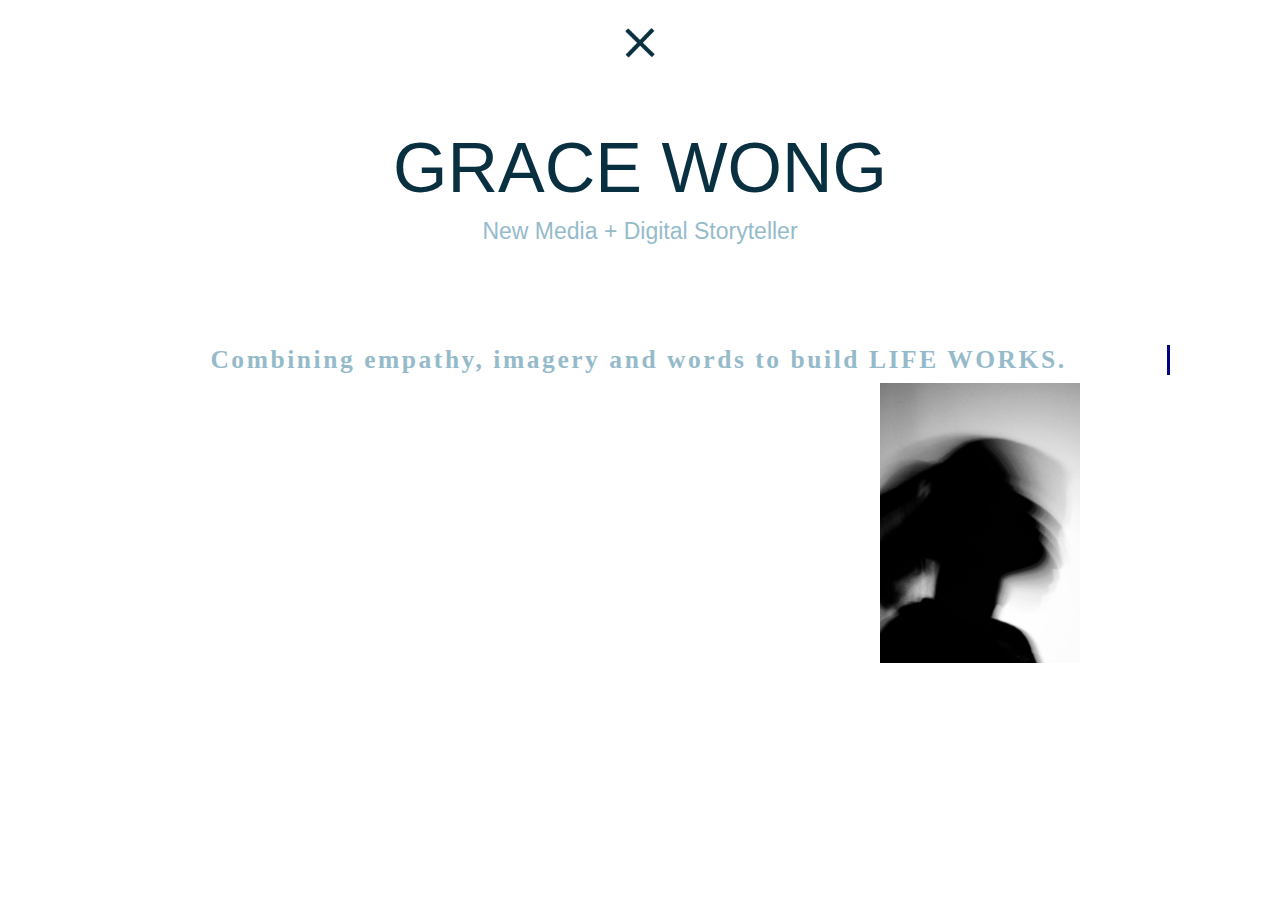
<file: index.html>
<html>
	<head>
	<title>Grace Wong's Portfolio</title>
	
	<meta charset="utf-8">
	<meta name="viewport" content="width=device-width, initial-scale=1">
	<link rel="stylesheet" href="css/styles.css">
	
	</head>
	
	<body>
	
	<div id="wrapper">
			<div id="close" class="closex">
			<a href="main.html"><img src="images/close.png" style="width:30px;height:30px;" alt=""/><a/a>
			</div>
		
			<div id="title"> 
			<p>GRACE WONG</p>
			</div>
			
			<div id="subheading">
			<p>New Media + Digital Storyteller</p>
			</div>	
			
			<div id="selfportrait"> 
			<img src="images/selfportrait.jpg" style="width:200px;height:280px;" alt=""/>
			</div>
			
			<div class="typewriter">
  			<h1>Combining empathy, imagery and words to build <b>LIFE WORKS.</b></h1>
			</div>
			
			<div class="center">
			<span class="type"></span>
	</div>
	
	</body>
</html>
</file>
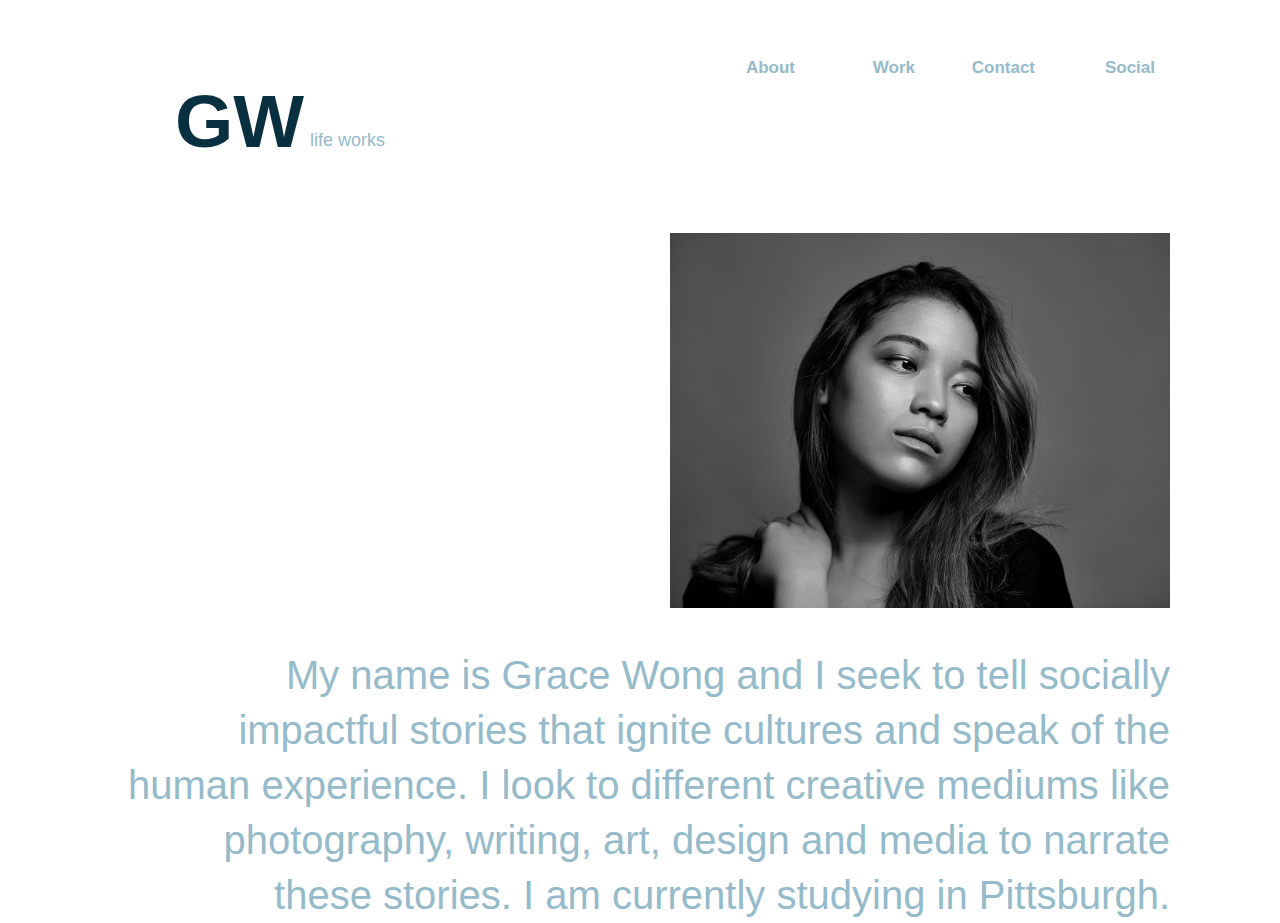
<file: about.html>
<html>
	<head>
	<title>About</title>
	
	<meta charset="utf-8">
	<meta name="viewport" content="width=device-width, initial-scale=1">
	<link rel="stylesheet" href="css/styles.css">
	
	<script type='text/javascript' src="https://code.jquery.com/jquery-3.2.1.js"></script>
	</head>
	
	<body>
	
	<div id="wrapper">
	
		<div class="topnav" id="mytopnav">
 			<a href="social.html"><b>Social</b></a>
  			<a href="mailto:gracew@andrew.cmu.edu"><b>Contact</b></a>
  			<a href="main.html"><b>Work</b></a>
  			<a href="about.html"><b>About</b></a>
		</div>
		
		<div class="logo" id="mylogo">
			<a href="index.html"><b>GW</b></a>
		</div>
		
		<div id="logosub"> 
			<p>life works</p>
		</div>

		<div id="aboutimage" click="imagealign">
			<img src="images/aboutpic.jpg" style="width:500px;height:375px;" alt=""/>
			</div>
		
		<div id="about" class="aboutdetails">
		My name is Grace Wong and I seek to tell socially impactful stories that ignite cultures and speak of the human experience. I look to different creative mediums like photography, writing, art, design and media to narrate these stories. I am currently studying in Pittsburgh.
		</div>

	</div>
	
	</body>
</html>
</file>
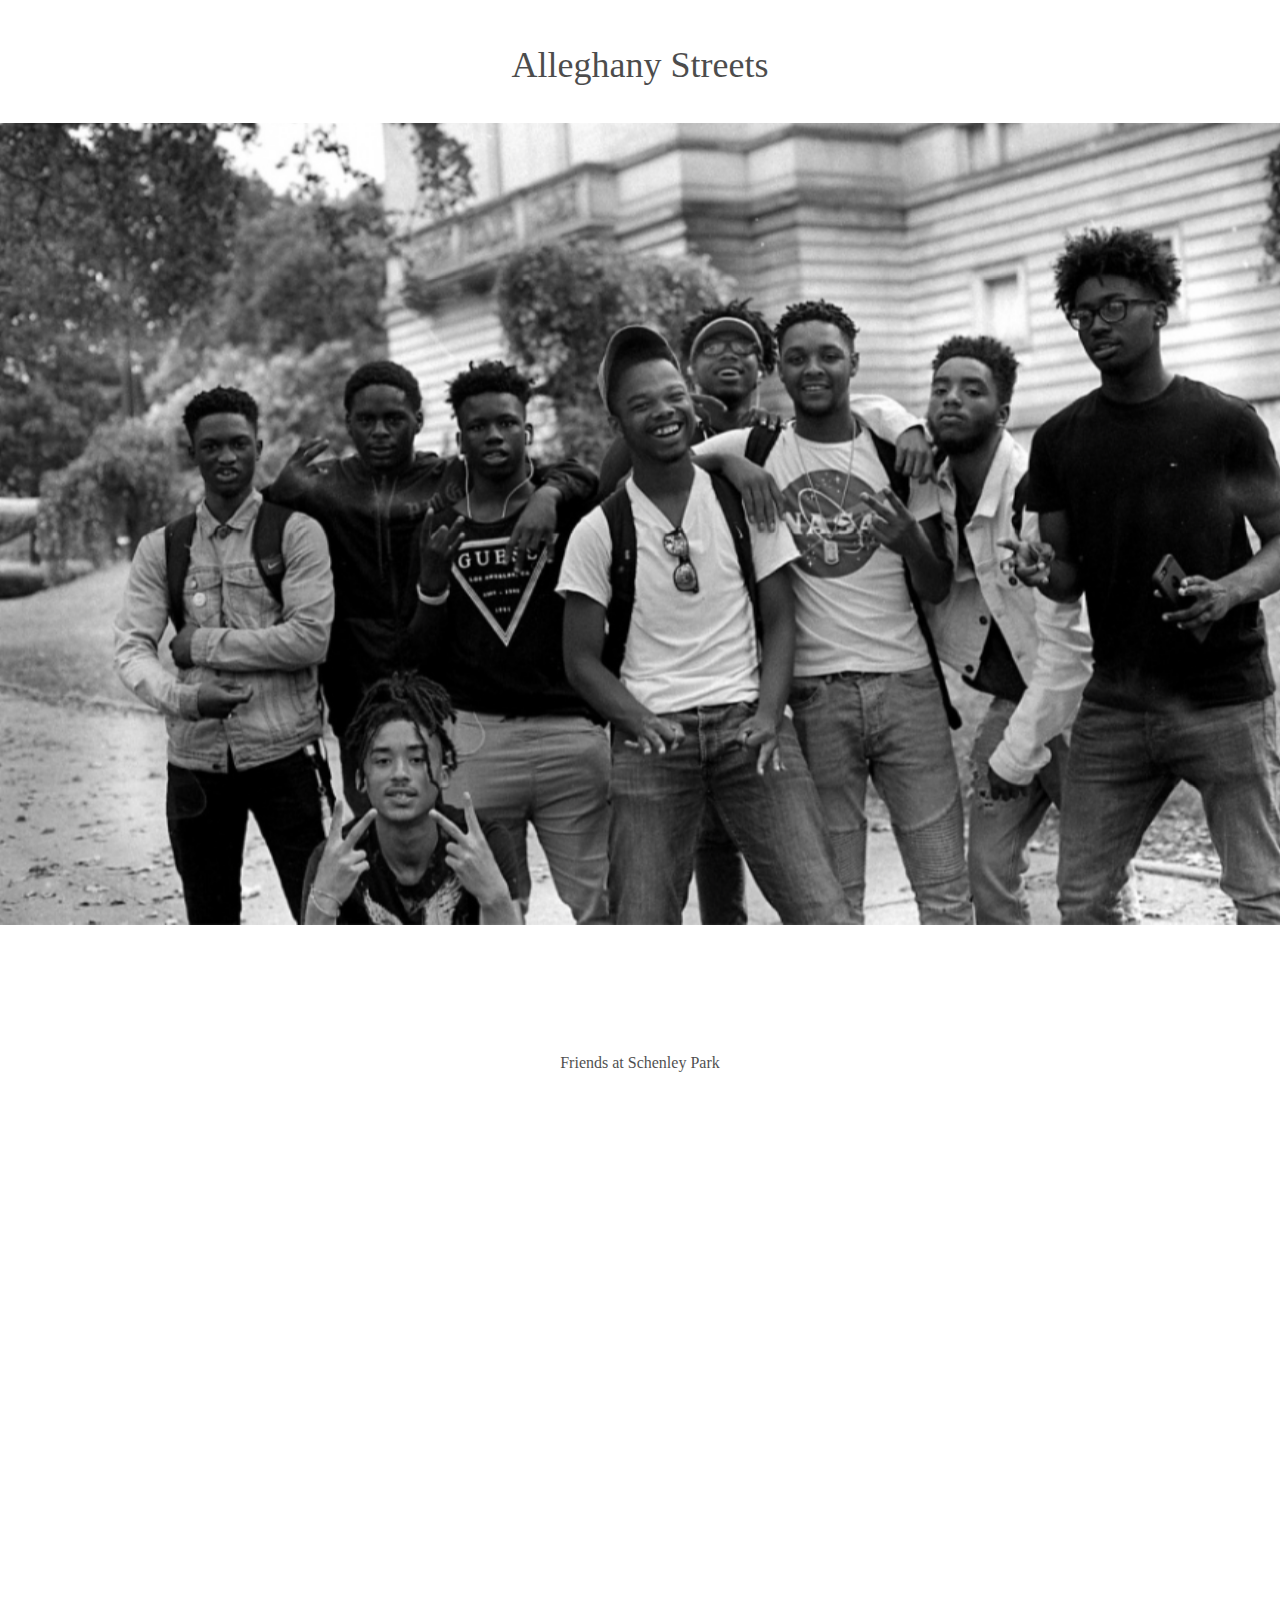
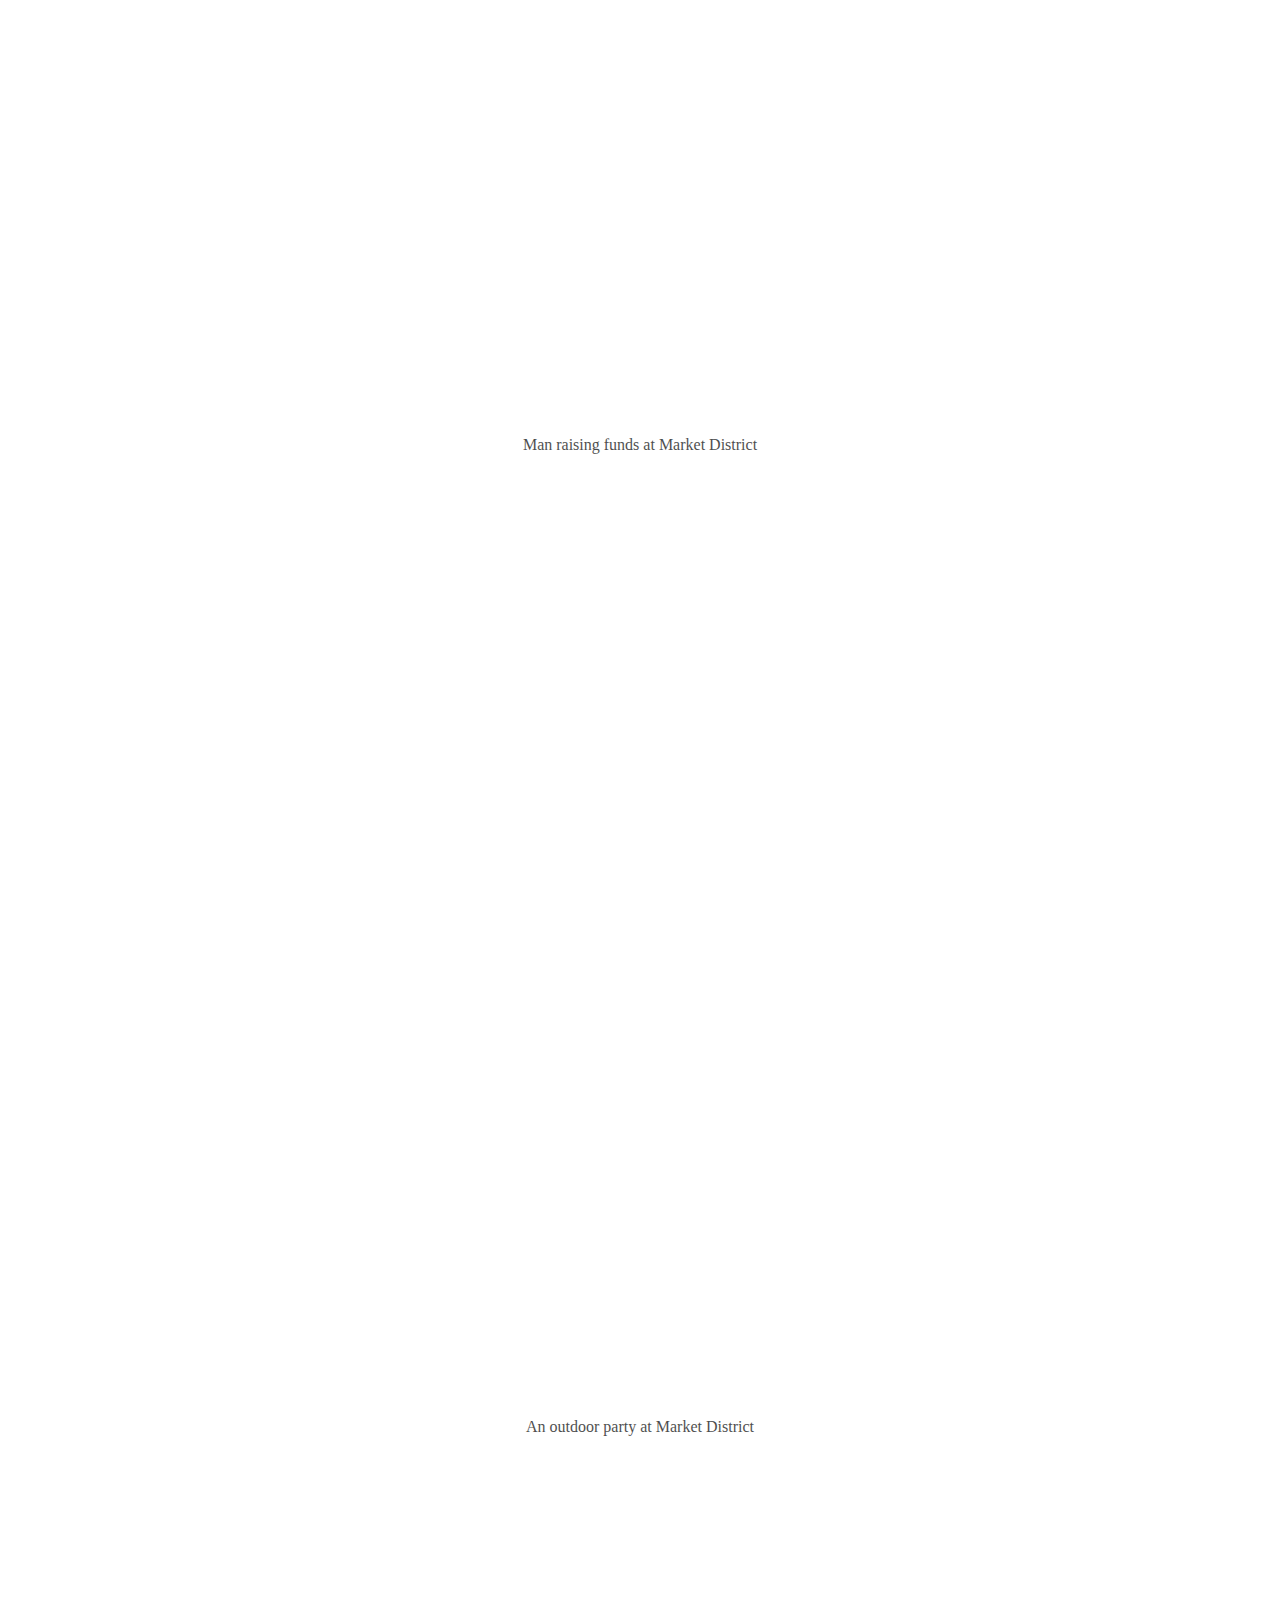
<file: alleghany.html>
<html>
	<head>
	
		<title>Alleghany Streets</title>
		<meta charset="utf-8">
		<meta name="viewport" content="width=device-width, initial-scale=1">

		<link rel="stylesheet" href="css/styles.css">
		
	</head>
	
	<body>
	<!--
		We position the images fixed and therefore need to place them outside of #skrollr-body.
		We will then use data-anchor-target to display the correct image matching the current section (.gap element).
	-->

	<div
		class="parallax-image-wrapper parallax-image-wrapper-100"
		data-anchor-target="#alleghany1 + .gap"
		data-bottom-top="transform:translate3d(0px, 200%, 0px)"
		data-top-bottom="transform:translate3d(0px, 0%, 0px)">

		<div
			class="parallax-image parallax-image-100"
			style="background-image:url(images/photography/alleghany/alleghany1.jpg)"
			data-anchor-target="#alleghany1 + .gap"
			data-bottom-top="transform: translate3d(0px, -80%, 0px);"
			data-top-bottom="transform: translate3d(0px, 80%, 0px);"
		></div>
		<!--the +/-80% translation can be adjusted to control the speed difference of the image-->
	</div>

	<div
		class="parallax-image-wrapper parallax-image-wrapper-100"
		data-anchor-target="#alleghany2 + .gap"
		data-bottom-top="transform:translate3d(0px, 200%, 0px)"
		data-top-bottom="transform:translate3d(0px, 0%, 0px)">

		<div
			class="parallax-image parallax-image-100"
			style="background-image:url(images/photography/alleghany/alleghany2.jpg)"
			data-anchor-target="#alleghany2 + .gap"
			data-bottom-top="transform: translate3d(0px, -80%, 0px);"
			data-top-bottom="transform: translate3d(0px, 80%, 0px);"
		></div>
	</div>

	<div
		class="parallax-image-wrapper parallax-image-wrapper-100"
		data-anchor-target="#alleghany3 + .gap"
		data-bottom-top="transform:translate3d(0px, 200%, 0px)"
		data-top-bottom="transform:translate3d(0px, 0%, 0px)">

		<div
			class="parallax-image parallax-image-100"
			style="background-image:url(images/photography/alleghany/alleghany3.jpg)"
			data-anchor-target="#alleghany3 + .gap"
			data-bottom-top="transform: translate3d(0px, -20%, 0px);"
			data-top-bottom="transform: translate3d(0px, 80%, 0px);">
			</div>
	</div>

	<div id="skrollr-body">
		<div class="header" id="alleghany1">
			Alleghany Streets
		</div>
		<div class="gap gap-100" style="background-image:url(images/photography/alleghany/alleghany1.jpg);"></div>
		<div class="content" id="alleghany2">
			<p>Friends at Schenley Park</p>
		</div>
		<div class="gap gap-100" style="background-image:url(images/photography/alleghany/alleghany2.jpg);"></div>
		<div class="content" id="alleghany3">
			<p>Man raising funds at Market District</p>
		</div>
		
		<div class="gap gap-100" style="background-image:url(images/photography/alleghany/alleghany3.jpg);"></div>
		<div class="content" id="done">
			<p>An outdoor party at Market District</p>
		</div>
	</div>

	<script type="text/javascript" src="js/skrollr.min.js"></script>
	<script type="text/javascript">
	skrollr.init({
		smoothScrolling: false,
		mobileDeceleration: 0.004
	});
	</script>
	
	</body>

</html>
</file>
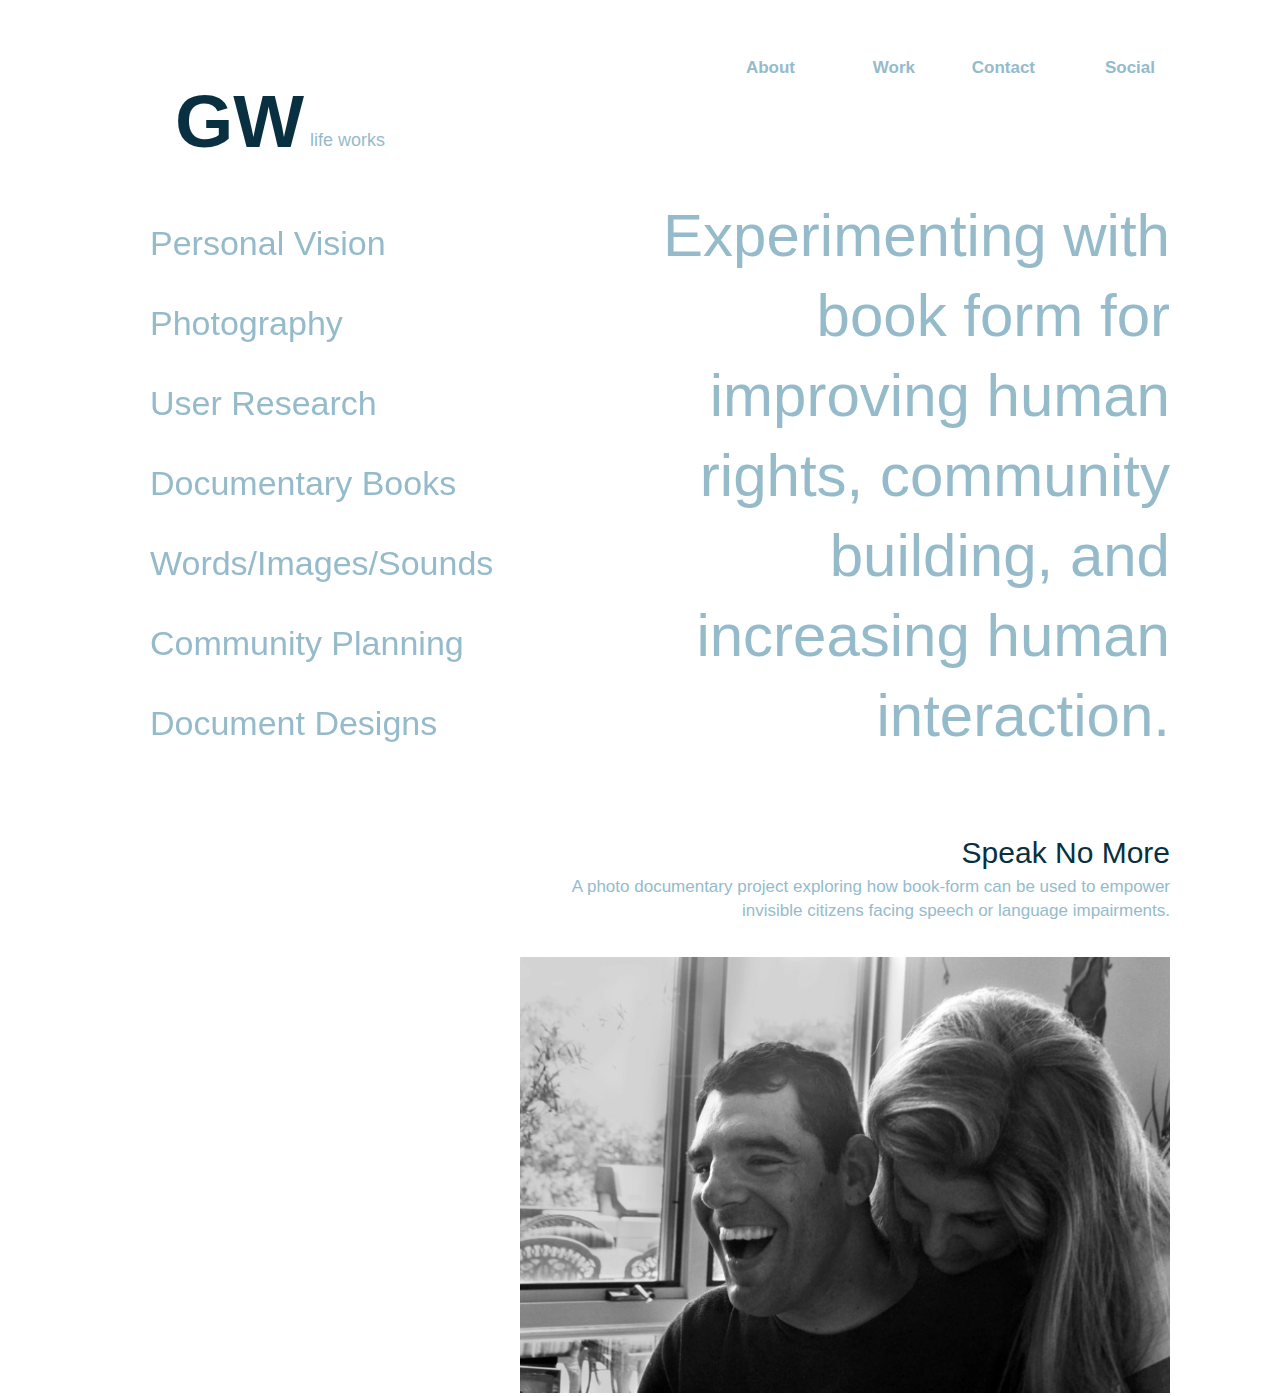
<file: books.html>
<html>
	<head>
	<title>Enter Space</title>
	
	<meta charset="utf-8">
	<meta name="viewport" content="width=device-width, initial-scale=1">
	<link rel="stylesheet" href="css/styles.css">
	
	<script type='text/javascript' src="https://code.jquery.com/jquery-3.2.1.js"></script>
	</head>
	
	<body>
	
	<div id="wrapper">
	
		<div class="topnav" id="mytopnav">
 			<a href="social.html"><b>Social</b></a>
  			<a href="mailto:gracew@andrew.cmu.edu"><b>Contact</b></a>
  			<a href="main.html"><b>Work</b></a>
  			<a href="about.html"><b>About</b></a>
		</div>
		
		<div class="logo" id="mylogo">
			<a href="index.html"><b>GW</b></a>
		</div>
		
		<div id="logosub"> 
			<p>life works</p>
		</div>
		
		<div id="sidenav">
			<ul id="sidenavlist">
			<li class="sidenavitem">
			<a href="main.html">Personal Vision</a> </li>
		
			<li class="sidenavitem">
			<a href="photography.html">Photography</a> </li>
		
			<li class="sidenavitem">
			<a href="research.html">User Research</a> </li>
		
			<li class="sidenavitem">
			<a href="books.html">Documentary Books</a> </li>
		
			<li class="sidenavitem">
			<a href="words.html">Words/Images/Sounds</a> </li>
			
			<li class="sidenavitem">
			<a href="community.html">Community Planning</a> </li>
			
			<li class="sidenavitem">
			<a href="designs.html">Document Designs</a> </li>
		</div>
		
		<div id="content">
			<div id="bookssub">
			Experimenting with book form for improving human rights, community building, and increasing human interaction.<br><br>
			</div>	
			
			<div id="title1">
				Speak No More
			</div>
			
			<div id="subtitle1">
				A photo documentary project exploring how book-form can be used to empower <br> invisible citizens facing speech or language impairments.
			</div>
			
			<div class="view">
			<div id="click" class="clickimage">
			<a href="speaknomore.html"><img src="images/books/speaknomore1.jpg" alt=""/>
			</div>
			</div>
		
		</div>

	</div>
	
	</body>
</html>
</file>
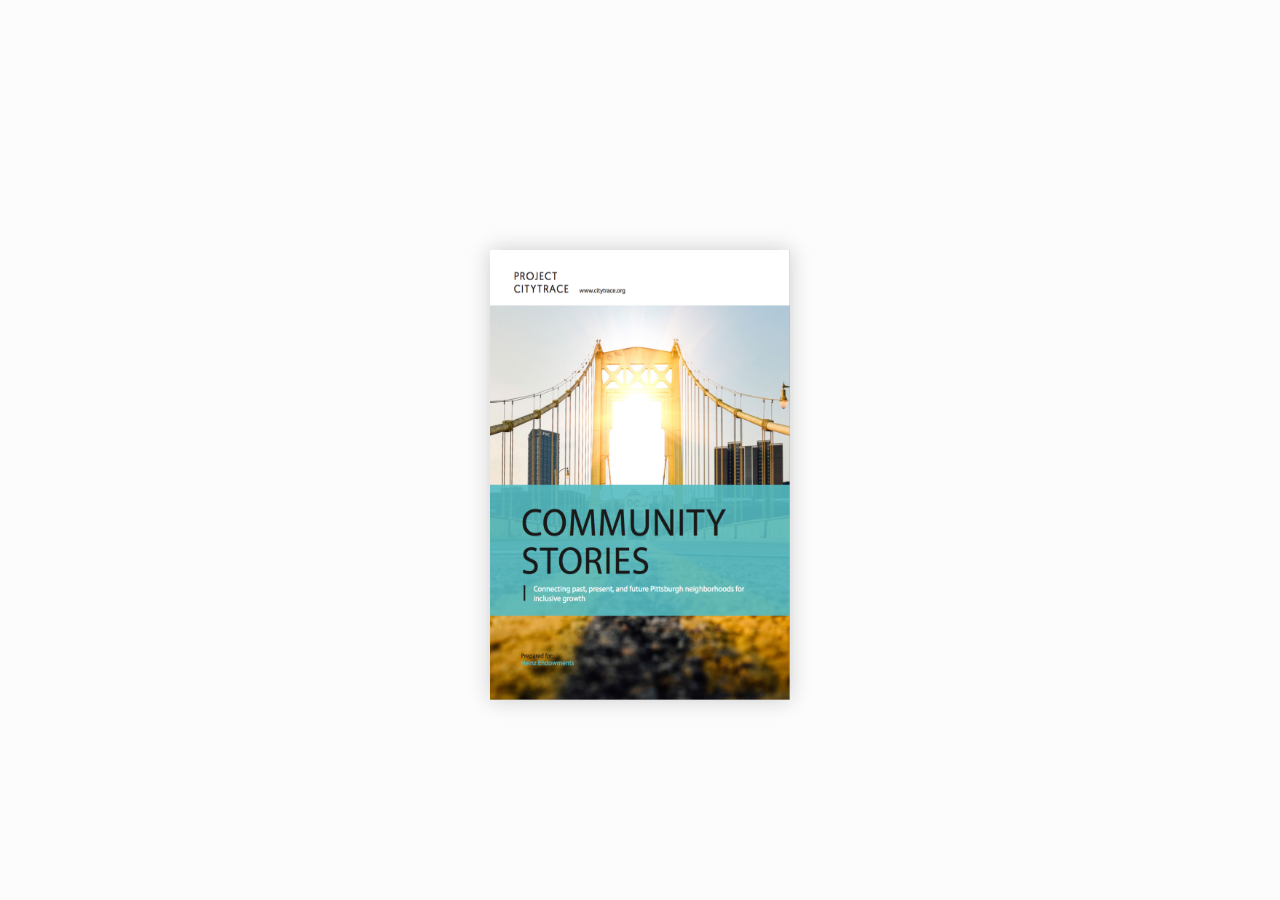
<file: citytrace.html>
<!doctype html>
<html lang="en">
<head>
<meta name="viewport" content="width=device-width, initial-scale=1.0">
<script type="text/javascript" src="extras/jquery.min.1.7.js"></script>
<script type="text/javascript" src="extras/modernizr.2.5.3.min.js"></script>
</head>
<body>

<div class="flipbook-viewport">
	<div class="container">
		<div class="flipbook">
			<div class="page" style="background-image:url(images/documents/citytrace1.jpg)"></div>
			<div class="double" style="background-image:url(pages/citytrace2.jpg)"></div>
			<div class="double" style="background-image:url(pages/citytrace3.jpg)"></div>
			<div class="double" style="background-image:url(pages/citytrace4.jpg)"></div>
			<div class="double" style="background-image:url(pages/citytrace5.jpg)"></div>
		</div>
	</div>
</div>


<script type="text/javascript">

function loadApp() {

	var flipbook = $('.flipbook');

 	// Check if the CSS was already loaded
	
	if (flipbook.width()==0 || flipbook.height()==0) {
		setTimeout(loadApp, 10);
		return;
	}

	$('.flipbook .double').scissor();

	// Create the flipbook

	$('.flipbook').turn({
			// Elevation

			elevation: 50,
			
			// Enable gradients

			gradients: true,
			
			// Auto center this flipbook

			autoCenter: true

	});
}

// Load the HTML4 version if there's not CSS transform

yepnope({
	test : Modernizr.csstransforms,
	yep: ['lib/turn.min.js'],
	nope: ['lib/turn.html4.min.js'],
	both: ['lib/scissor.min.js', 'css/double-page.css'],
	complete: loadApp
});

</script>

</body>
</html>
</file>
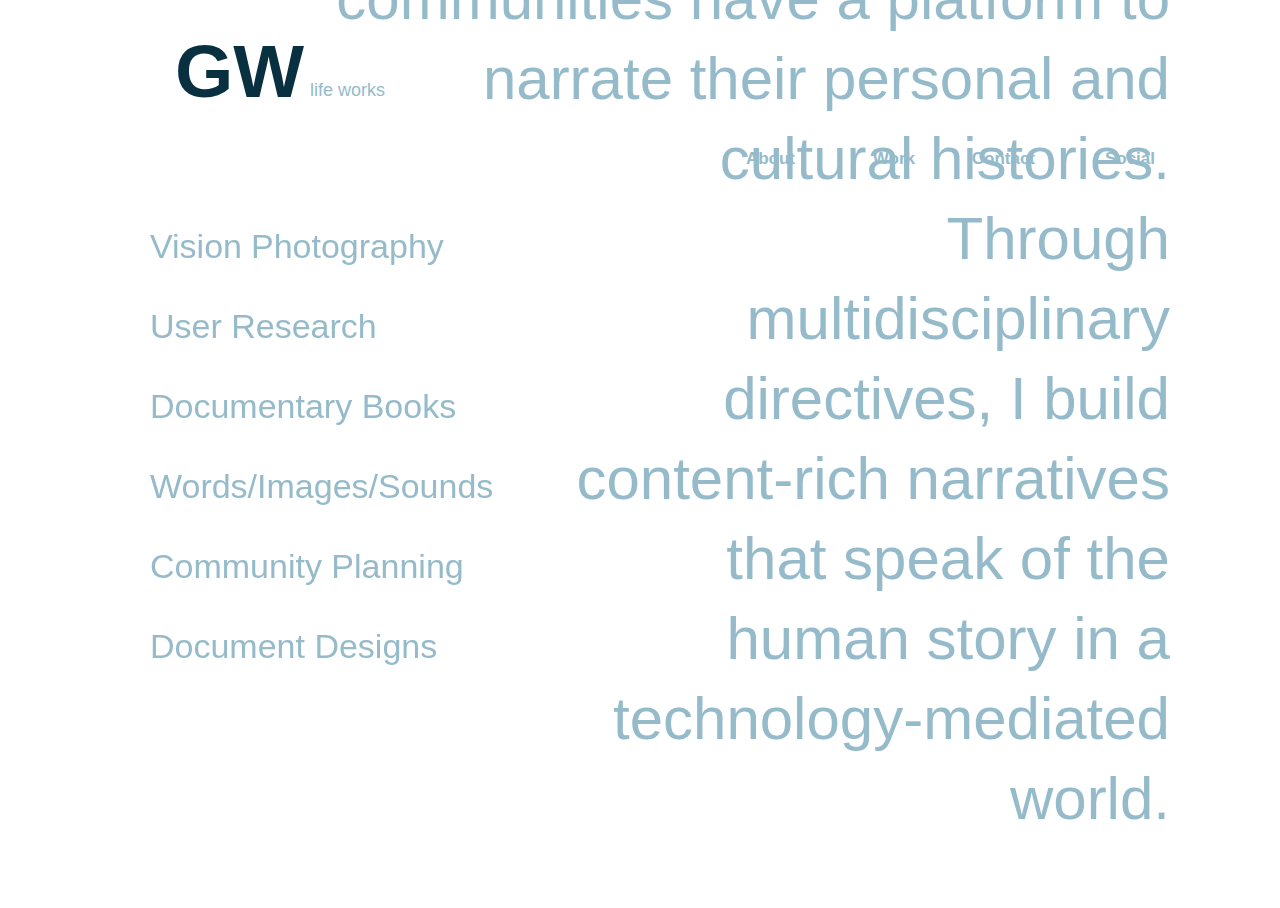
<file: community planning.html>
<html>
	<head>
	<title>Enter Space</title>
	
	<meta charset="utf-8">
	<meta name="viewport" content="width=device-width, initial-scale=1">
	<link rel="stylesheet" href="css/styles.css">
	
	<script type='text/javascript' src="https://code.jquery.com/jquery-3.2.1.js"></script>
	</head>
	
	<body>
	
	<div id="wrapper">
	
		<div class="logo" id="mylogo">
			<a href="index.html"><b>GW</b></a>
		</div>
		
		<div id="logosub"> 
			<p>life works</p>
		</div>
	
		<div class="topnav" id="mytopnav">
 			<a href="social.html"><b>Social</b></a>
  			<a href="contact.html"><b>Contact</b></a>
  			<a href="main.html"><b>Work</b></a>
  			<a href="about.html"><b>About</b></a>
		</div>
		
		<div id="sidenav">
			<ul id="sidenavlist">
			<li class="sidenavitem">
			<a href="main.html">Vision</a> </li>
		
			<li class="sidenavitem">
			<a href="photography.html">Photography</a> </li>
		
			<li class="sidenavitem">
			<a href="research.html">User Research</a> </li>
		
			<li class="sidenavitem">
			<a href="books.html">Documentary Books</a> </li>
		
			<li class="sidenavitem">
			<a href="words.html">Words/Images/Sounds</a> </li>
			
			<li class="sidenavitem">
			<a href="community.html">Community Planning</a> </li>
			
			<li class="sidenavitem">
			<a href="designs.html">Document Designs</a> </li>
		</div>
		
		<div id="vision">
		Joan Didion once said, <br> "We tell ourselves stories in order to live."
		<br> -- <br> I envision an equitable future where all communities have a platform to narrate their personal and cultural histories. Through multidisciplinary directives, I build content-rich narratives that speak of the human story in a technology-mediated world.
		</div>

	</div>
	
	</body>
</html>
</file>
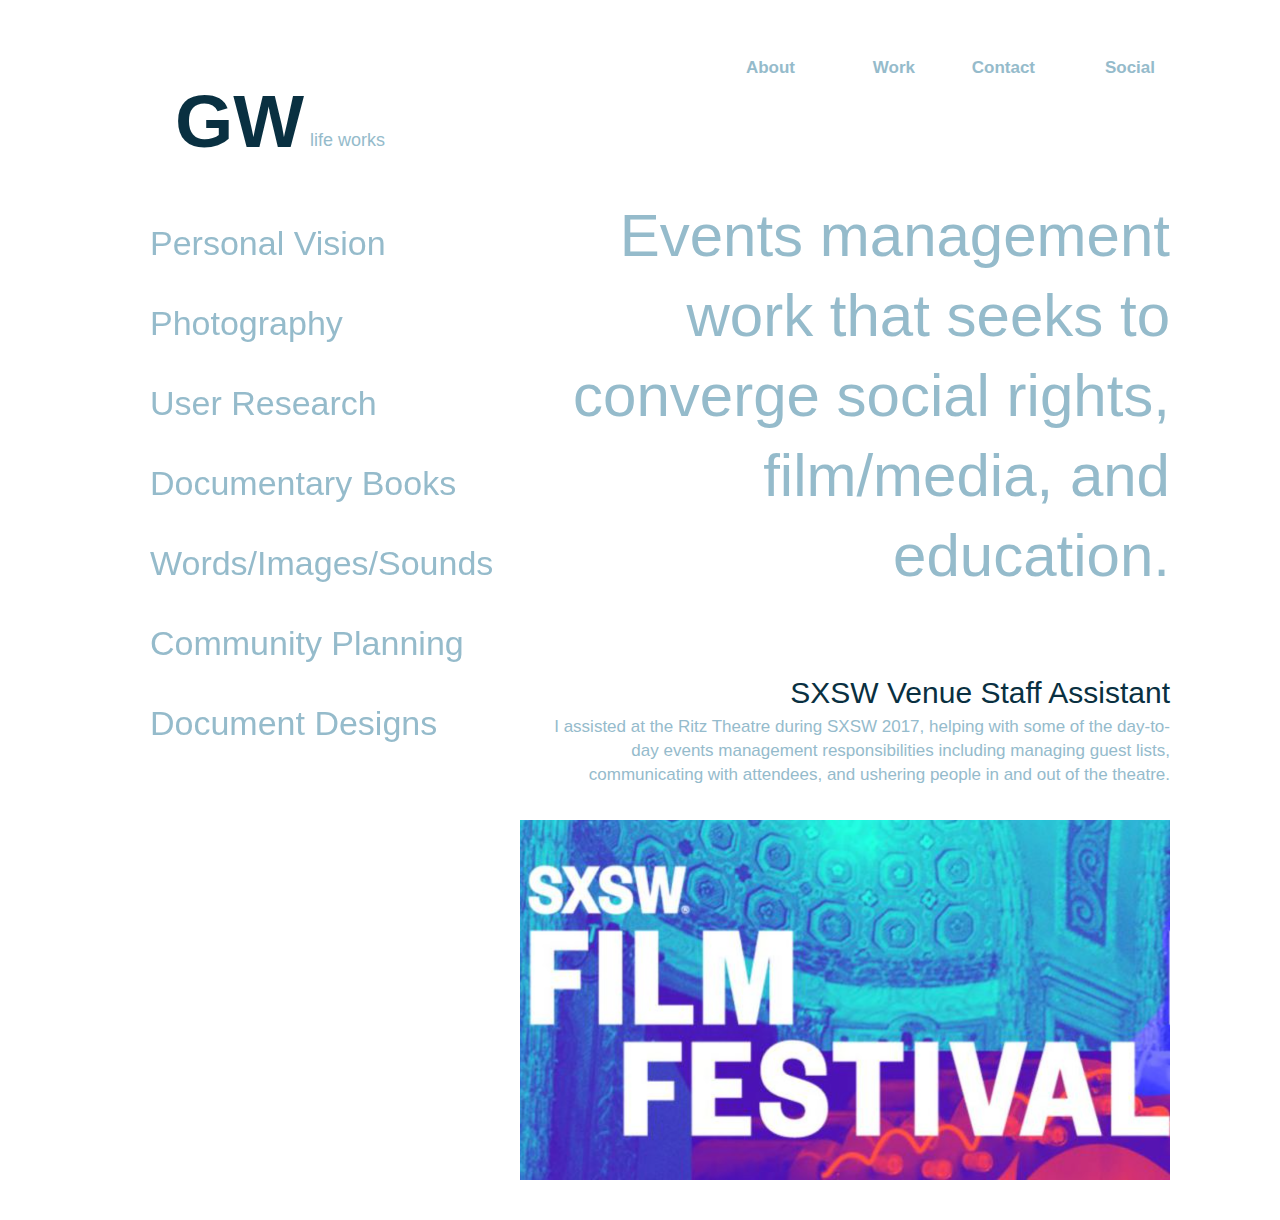
<file: community.html>
<html>
	<head>
	<title>Enter Space</title>
	
	<meta charset="utf-8">
	<meta name="viewport" content="width=device-width, initial-scale=1">
	<link rel="stylesheet" href="css/styles.css">
	
	<script type='text/javascript' src="https://code.jquery.com/jquery-3.2.1.js"></script>
	</head>
	
	<body>
	
	<div id="wrapper">
	
		<div class="topnav" id="mytopnav">
 			<a href="social.html"><b>Social</b></a>
  			<a href="mailto:gracew@andrew.cmu.edu"><b>Contact</b></a>
  			<a href="main.html"><b>Work</b></a>
  			<a href="about.html"><b>About</b></a>
		</div>
		
		<div class="logo" id="mylogo">
			<a href="index.html"><b>GW</b></a>
		</div>
		
		<div id="logosub"> 
			<p>life works</p>
		</div>
		
		<div id="sidenav">
			<ul id="sidenavlist">
			<li class="sidenavitem">
			<a href="main.html">Personal Vision</a> </li>
		
			<li class="sidenavitem">
			<a href="photography.html">Photography</a> </li>
		
			<li class="sidenavitem">
			<a href="research.html">User Research</a> </li>
		
			<li class="sidenavitem">
			<a href="books.html">Documentary Books</a> </li>
		
			<li class="sidenavitem">
			<a href="words.html">Words/Images/Sounds</a> </li>
			
			<li class="sidenavitem">
			<a href="community.html">Community Planning</a> </li>
			
			<li class="sidenavitem">
			<a href="designs.html">Document Designs</a> </li>
		</div>
		
		
		<div id="content">
			<div id="communitysub">
			Events management work that seeks to converge social rights, film/media, and education.<br><br>
			</div>	
			
			<div id="title1">
				SXSW Venue Staff Assistant
			</div>
			
			<div id="subtitle1">
				I assisted at the Ritz Theatre during SXSW 2017, helping with some of the day-to-day events management responsibilities including managing guest lists, communicating with attendees, and ushering people in and out of the theatre.
			</div>
			
			<div class="view">
			<div id="click" class="clickimage">
			<a href="sxsw.html"><img src="images/management/sxsw.jpg" alt=""/>
			</div>
			</div>
		
		</div>


	</div>
	
	</body>
</html>
</file>
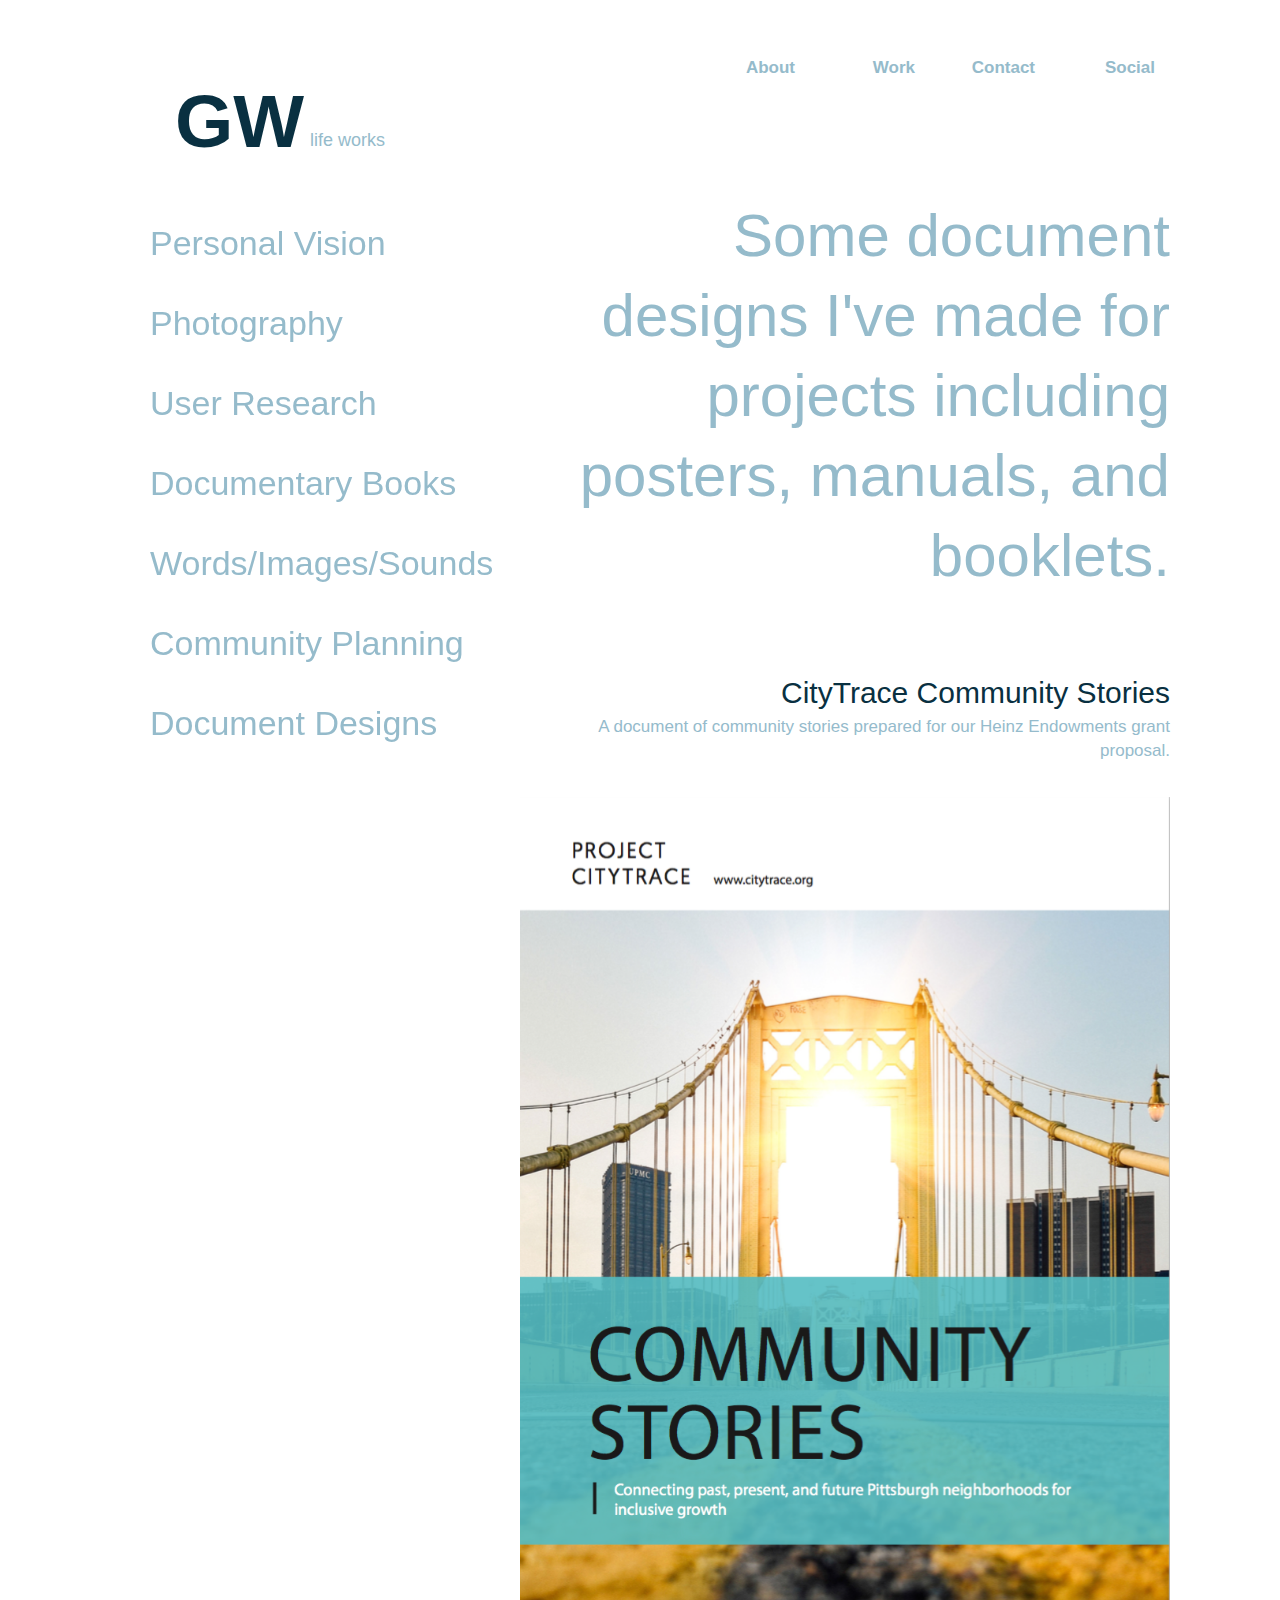
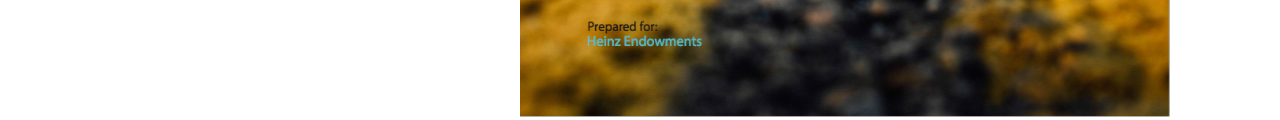
<file: designs.html>
<html>
	<head>
	<title>Enter Space</title>
	
	<meta charset="utf-8">
	<meta name="viewport" content="width=device-width, initial-scale=1">
	<link rel="stylesheet" href="css/styles.css">
	
	<script type='text/javascript' src="https://code.jquery.com/jquery-3.2.1.js"></script>
	</head>
	
	<body>
	
	<div id="wrapper">
	
		<div class="topnav" id="mytopnav">
 			<a href="social.html"><b>Social</b></a>
  			<a href="mailto:gracew@andrew.cmu.edu"><b>Contact</b></a>
  			<a href="main.html"><b>Work</b></a>
  			<a href="about.html"><b>About</b></a>
		</div>
		
		<div class="logo" id="mylogo">
			<a href="index.html"><b>GW</b></a>
		</div>
		
		<div id="logosub"> 
			<p>life works</p>
		</div>
		
		<div id="sidenav">
			<ul id="sidenavlist">
			<li class="sidenavitem">
			<a href="main.html">Personal Vision</a> </li>
		
			<li class="sidenavitem">
			<a href="photography.html">Photography</a> </li>
		
			<li class="sidenavitem">
			<a href="research.html">User Research</a> </li>
		
			<li class="sidenavitem">
			<a href="books.html">Documentary Books</a> </li>
		
			<li class="sidenavitem">
			<a href="words.html">Words/Images/Sounds</a> </li>
			
			<li class="sidenavitem">
			<a href="community.html">Community Planning</a> </li>
			
			<li class="sidenavitem">
			<a href="designs.html">Document Designs</a> </li>
		</div>
		
		<div id="content">
			<div id="designssub">
			Some document designs I've made for projects including posters, manuals, and booklets.<br><br>
			</div>	
			
			<div id="title1">
				CityTrace Community Stories 
			</div>
			
			<div id="subtitle1">
				A document of community stories prepared for our Heinz Endowments grant proposal.
			</div>
			
			<div class="view">
			<div id="click" class="clickimage">
			<a href="citytrace.html"><img src="images/documents/citytrace1.jpg" alt=""/>
			</div>
			</div>
		</div>

	</div>
	
	</body>
</html>
</file>
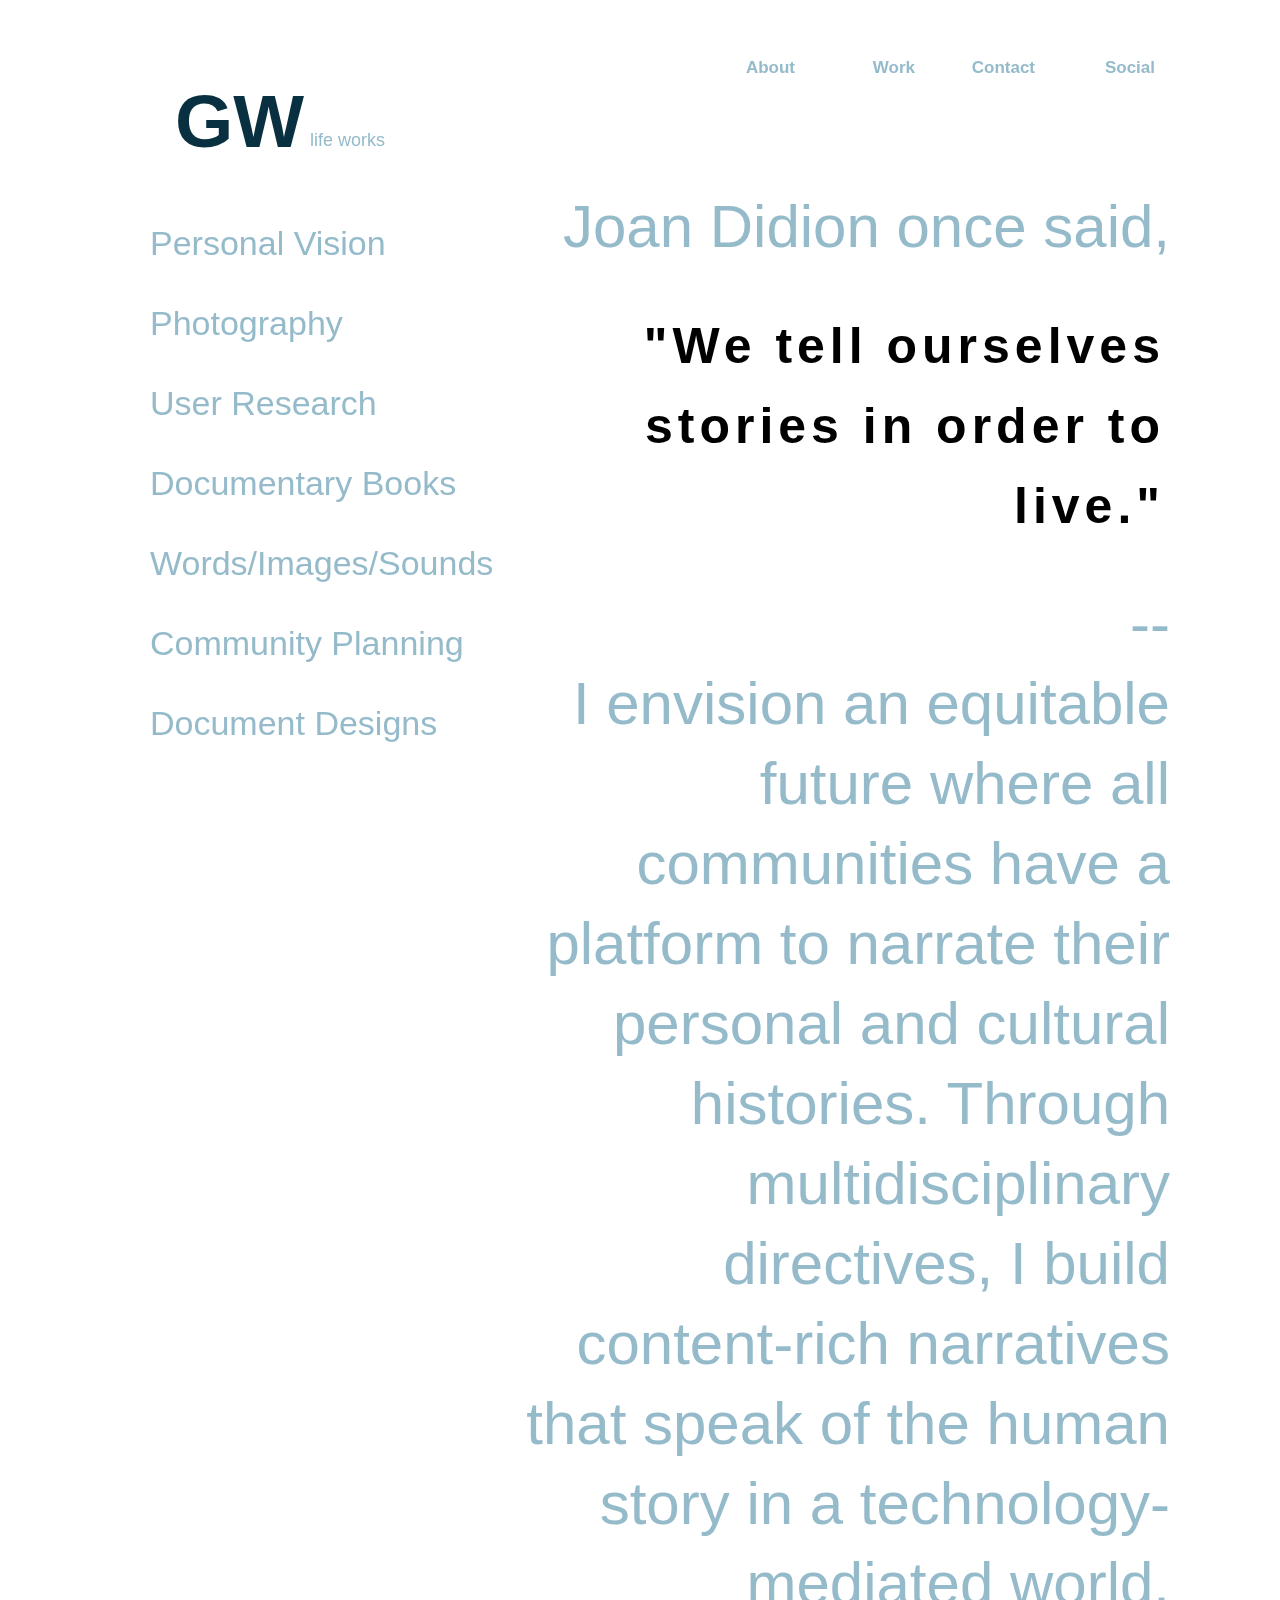
<file: main.html>
<html>
	<head>
	<title>Enter Space</title>
	
	<meta charset="utf-8">
	<meta name="viewport" content="width=device-width, initial-scale=1">
	<link rel="stylesheet" href="css/styles.css">
	
	<script type='text/javascript' src="https://code.jquery.com/jquery-3.2.1.js"></script>
	</head>
	
	<body>
	
	<div id="wrapper">
	
		<div class="topnav" id="mytopnav">
 			<a href="social.html"><b>Social</b></a>
  			<a href="mailto:gracew@andrew.cmu.edu"><b>Contact</b></a>
  			<a href="main.html"><b>Work</b></a>
  			<a href="about.html"><b>About</b></a>
		</div>
		
		<div class="logo" id="mylogo">
			<a href="index.html"><b>GW</b></a>
		</div>
		
		<div id="logosub"> 
			<p>life works</p>
		</div>
		
		<div id="sidenav">
			<ul id="sidenavlist">
			<li class="sidenavitem">
			<a href="main.html">Personal Vision</a> </li>
		
			<li class="sidenavitem">
			<a href="photography.html">Photography</a> </li>
		
			<li class="sidenavitem">
			<a href="research.html">User Research</a> </li>
		
			<li class="sidenavitem">
			<a href="books.html">Documentary Books</a> </li>
		
			<li class="sidenavitem">
			<a href="words.html">Words/Images/Sounds</a> </li>
			
			<li class="sidenavitem">
			<a href="community.html">Community Planning</a> </li>
			
			<li class="sidenavitem">
			<a href="designs.html">Document Designs</a> </li>
		</div>
		
		<div id="vision" class="visionresize">
		Joan Didion once said, 
		
		<div class="outer">
  			<div class="bg">
    			<div class="inner">

     			 	<h1> "We tell ourselves <br> stories in order to live."</h1>

   				</div>
 	 		</div>
 	 	</div>
 	 	
		-- <br>I envision an equitable future where all communities have a platform to narrate their personal and cultural histories. Through multidisciplinary directives, I build content-rich narratives that speak of the human story in a technology-mediated world.
		</div>

	</div>
	
	</body>
</html>
</file>
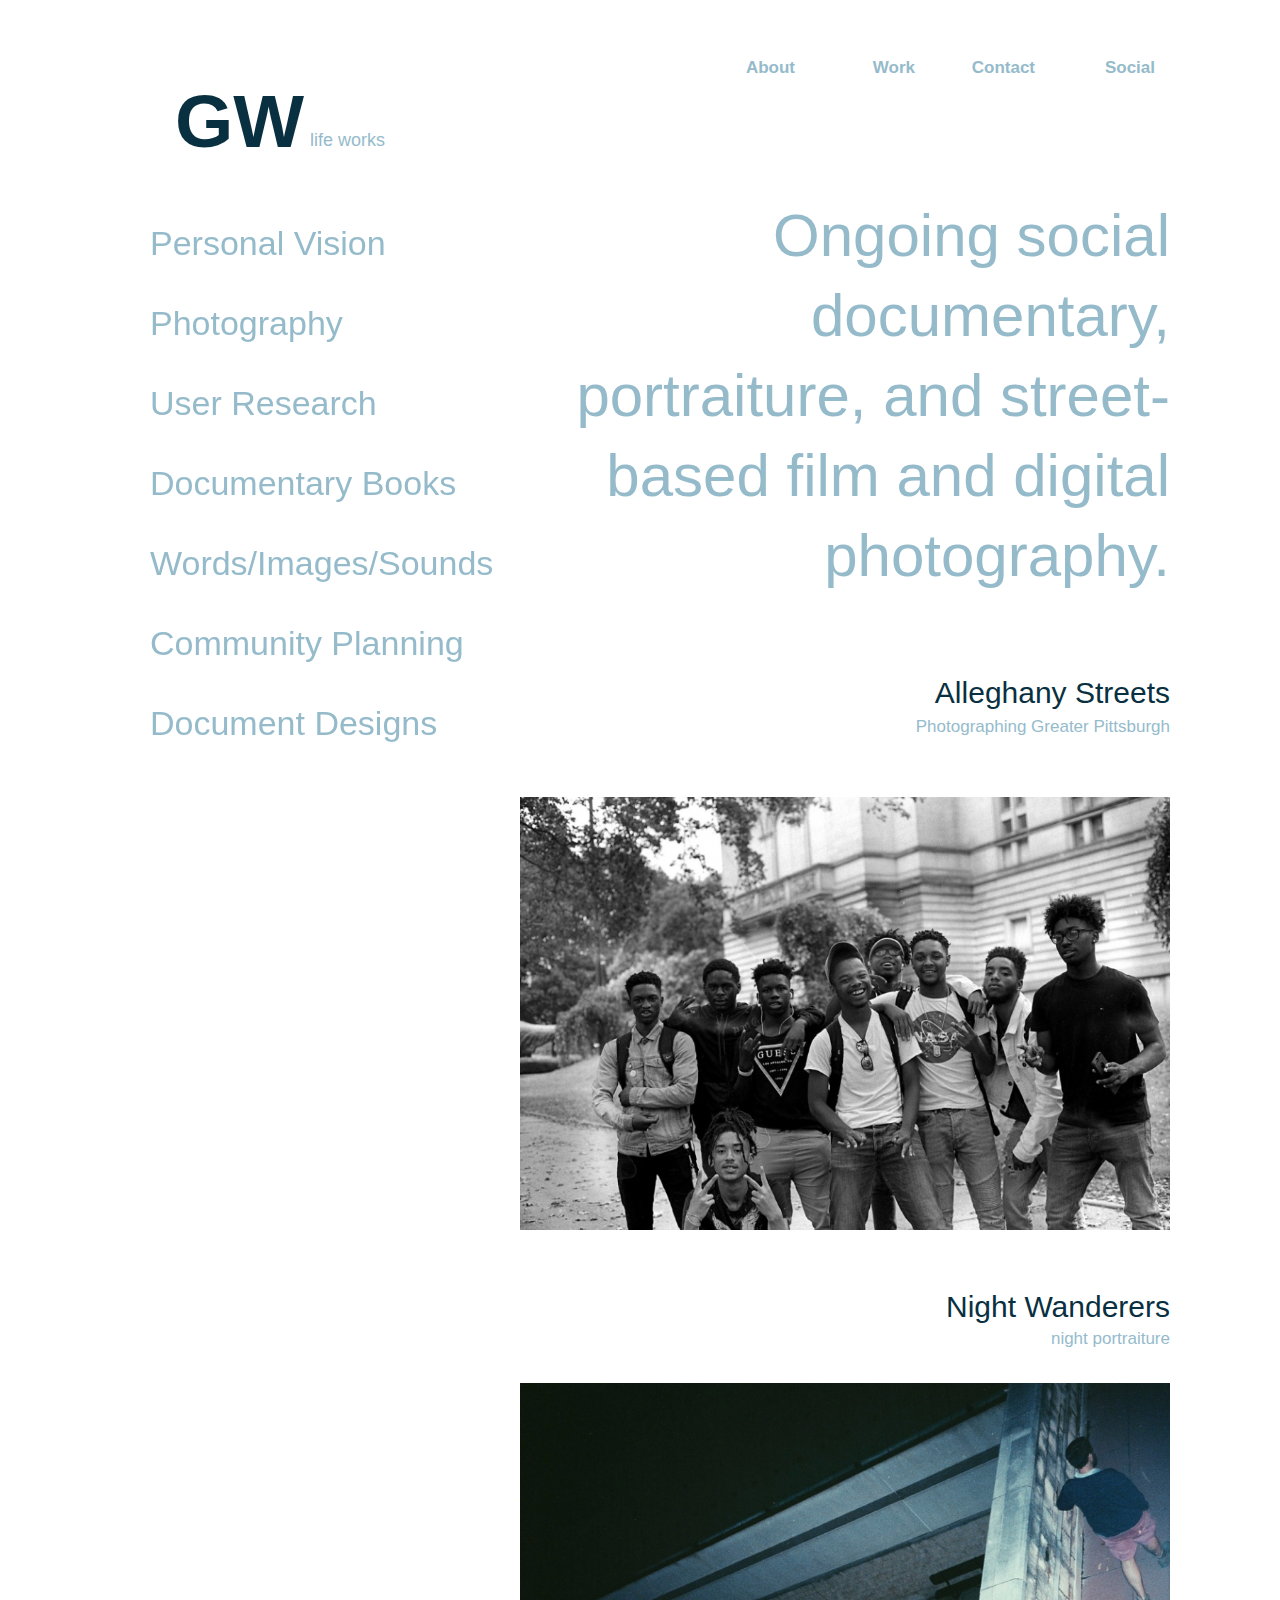
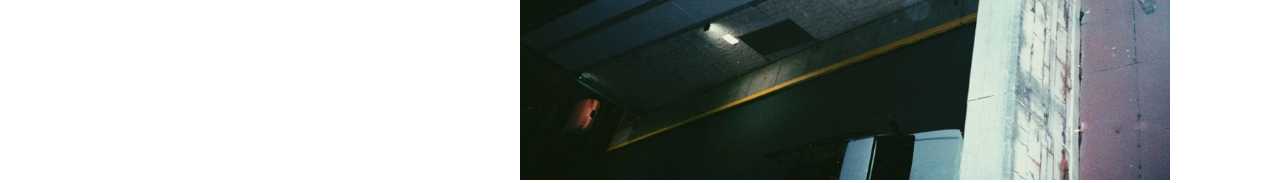
<file: photography.html>
<html>
	<head>
	<title>Enter Space</title>
	
	<meta charset="utf-8">
	<meta name="viewport" content="width=device-width, initial-scale=1">
	<link rel="stylesheet" href="css/styles.css">
	
	<script type='text/javascript' src="https://code.jquery.com/jquery-3.2.1.js"></script>
	</head>
	
	<body>
	
	<div id="wrapper">

		<div class="topnav" id="mytopnav">
 			<a href="social.html"><b>Social</b></a>
  			<a href="mailto:gracew@andrew.cmu.edu"><b>Contact</b></a>
  			<a href="main.html"><b>Work</b></a>
  			<a href="about.html"><b>About</b></a>
		</div>
		
		
		<div class="logo" id="mylogo">
			<a href="index.html"><b>GW</b></a>
		</div>
		
		<div id="logosub"> 
			<p>life works</p>
		</div>
	
		
		<div id="sidenav">
			<ul id="sidenavlist">
			<li class="sidenavitem">
			<a href="main.html">Personal Vision</a> </li>
		
			<li class="sidenavitem">
			<a href="photography.html">Photography</a> </li>
		
			<li class="sidenavitem">
			<a href="research.html">User Research</a> </li>
		
			<li class="sidenavitem">
			<a href="books.html">Documentary Books</a> </li>
		
			<li class="sidenavitem">
			<a href="words.html">Words/Images/Sounds</a> </li>
			
			<li class="sidenavitem">
			<a href="community.html">Community Planning</a> </li>
			
			<li class="sidenavitem">
			<a href="designs.html">Document Designs</a> </li>
		</div>
		
		<div id="content">
			<div id="photographysub" class="photoresize">
			Ongoing social documentary, portraiture, and street-based film and digital photography.<br><br>
			</div>	
			
			<div id="title1">
				Alleghany Streets
			</div>
			
			<div id="subtitle1">
				Photographing Greater Pittsburgh
			</div>
			
			<div class="view">
			<div id="click" class="clickimage">
			<a href="alleghany.html"><img src="images/photography/alleghany/alleghany1.jpg" alt=""/></a>
			</div>
			</div>
			
			<div id="title2">
				Night Wanderers
			</div>
			
			<div id="subtitle2">
				night portraiture
			</div>
			
			<div class="view">
			<div id="click" class="clickimage">
			<img src="images/photography/night/night1.jpg" alt=""/></a>
			</div>
			</div>
		
		</div>

	</div>
	
	</body>
</html>
</file>
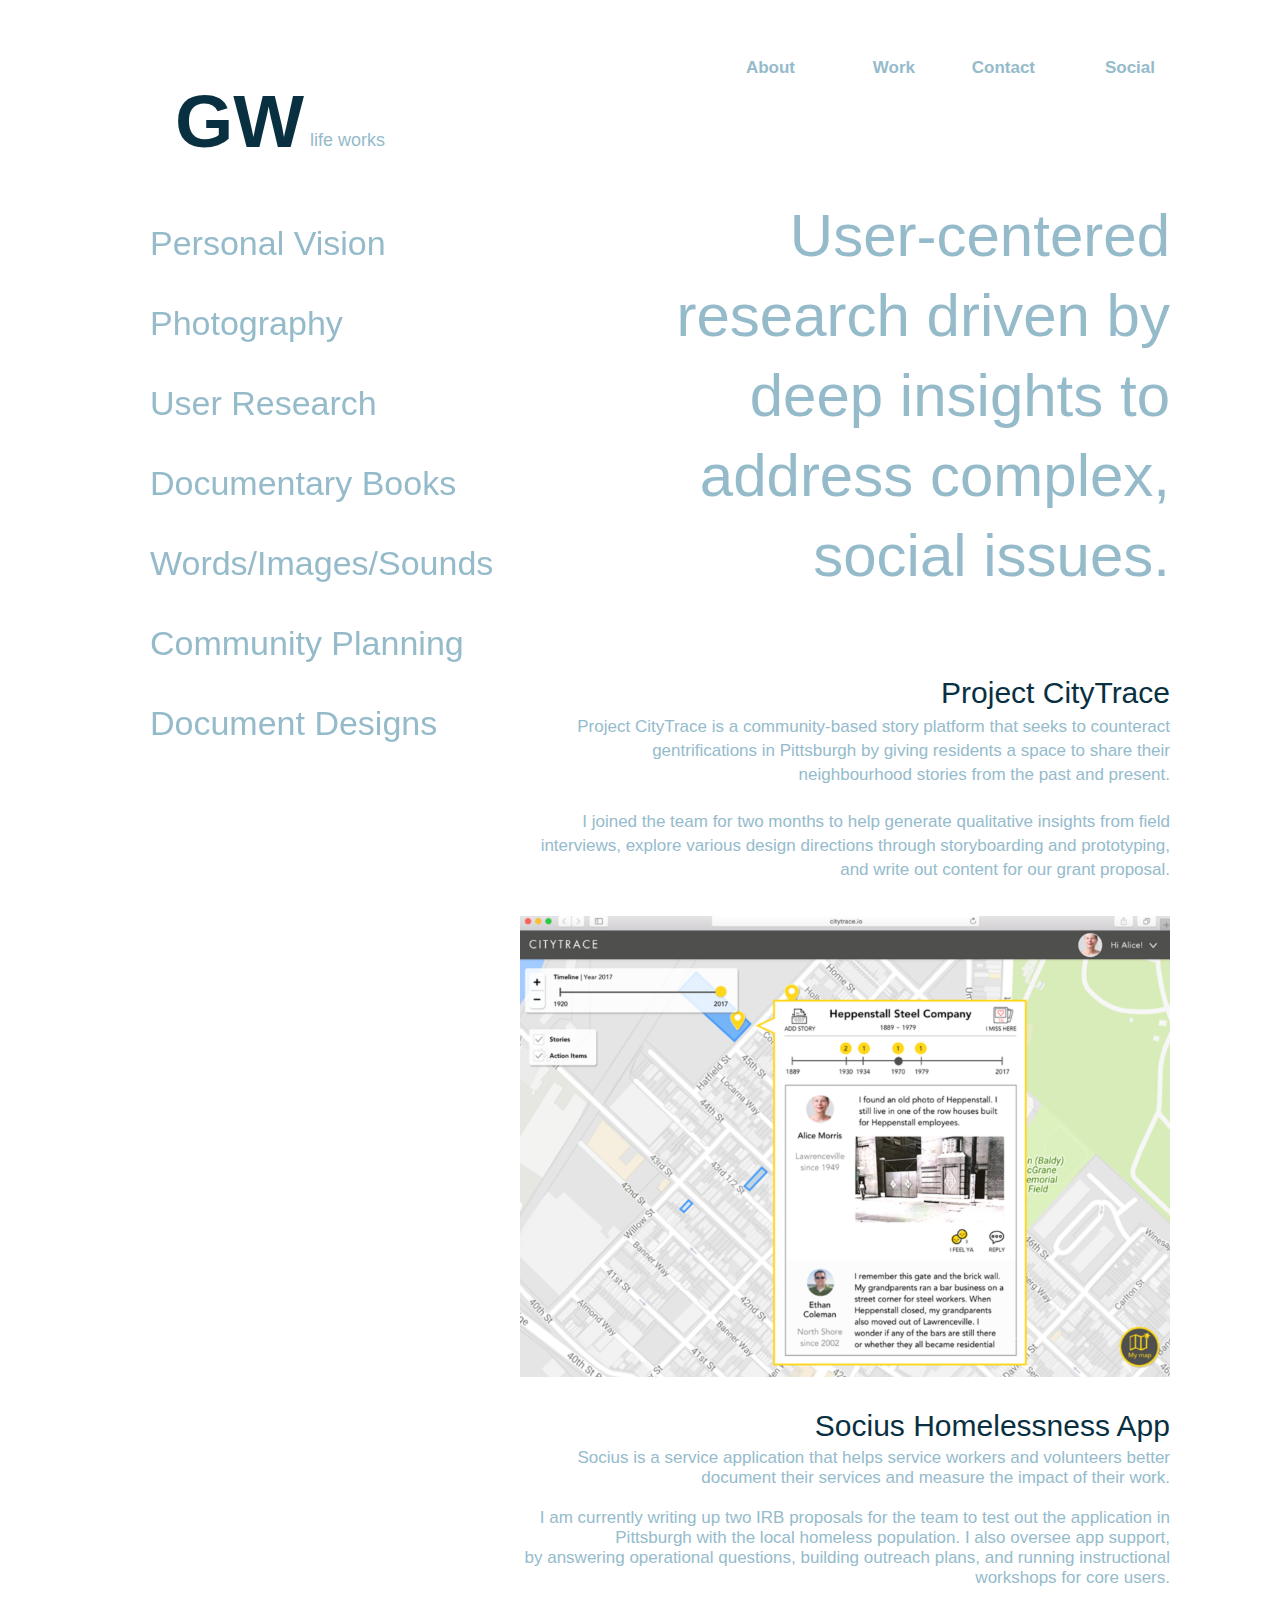
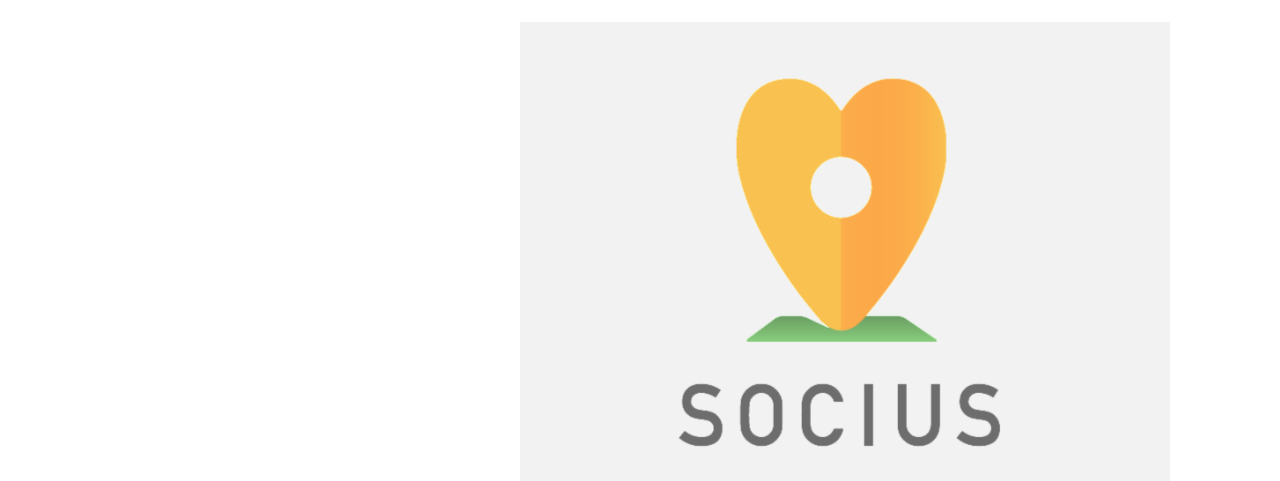
<file: research.html>
<html>
	<head>
	<title>Enter Space</title>
	
	<meta charset="utf-8">
	<meta name="viewport" content="width=device-width, initial-scale=1">
	<link rel="stylesheet" href="css/styles.css">
	
	<script type='text/javascript' src="https://code.jquery.com/jquery-3.2.1.js"></script>
	</head>
	
	<body>
	
	<div id="wrapper">
	
		<div class="topnav" id="mytopnav">
 			<a href="social.html"><b>Social</b></a>
  			<a href="mailto:gracew@andrew.cmu.edu"><b>Contact</b></a>
  			<a href="main.html"><b>Work</b></a>
  			<a href="about.html"><b>About</b></a>
		</div>
		
		<div class="logo" id="mylogo">
			<a href="index.html"><b>GW</b></a>
		</div>
		
		<div id="logosub"> 
			<p>life works</p>
		</div>
		
		<div id="sidenav">
			<ul id="sidenavlist">
			<li class="sidenavitem">
			<a href="main.html">Personal Vision</a> </li>
		
			<li class="sidenavitem">
			<a href="photography.html">Photography</a> </li>
		
			<li class="sidenavitem">
			<a href="research.html">User Research</a> </li>
		
			<li class="sidenavitem">
			<a href="books.html">Documentary Books</a> </li>
		
			<li class="sidenavitem">
			<a href="words.html">Words/Images/Sounds</a> </li>
			
			<li class="sidenavitem">
			<a href="community.html">Community Planning</a> </li>
			
			<li class="sidenavitem">
			<a href="designs.html">Document Designs</a> </li>
		</div>
		
		<div id="content">
			<div id="researchsub">
			User-centered research driven by deep insights to address complex, social issues.<br><br>
			</div>	
			
			<div id="title1">
				Project CityTrace
			</div> 
			
			<div id="subtitle1">
				Project CityTrace is a community-based story platform that seeks to counteract gentrifications in Pittsburgh by giving residents a space to share their neighbourhood stories from the past and present.
				<br><br>
				I joined the team for two months to help generate qualitative insights from field <br> interviews, explore various design directions through storyboarding and prototyping, <br> and write out content for our grant proposal.
			</div>
			
			<div class="view">
			<div id="click" class="clickimage">
			<img src="images/research/citytraceresearch1.jpg" alt=""/>
			</div>
			</div>
			
			<div id="title2">
				Socius Homelessness App
			</div>
			
			<div id="subtitle2">
				Socius is a service application that helps service workers and volunteers better <br> document their services and measure the impact of their work. 
				<br><br>
				I am currently writing up two IRB proposals for the team to test out the application in <br> Pittsburgh with the local homeless population. I also oversee app support, <br>  by answering operational questions, building outreach plans, and running instructional <br> workshops for core users.
			</div>
			
			<div class="view">
			<div id="click" class="clickimage">
			<img src="images/research/sociusinfo.jpg" alt=""/></a>
			</div>
			</div>
		
		</div>

	</div>
	
	</body>
</html>
</file>
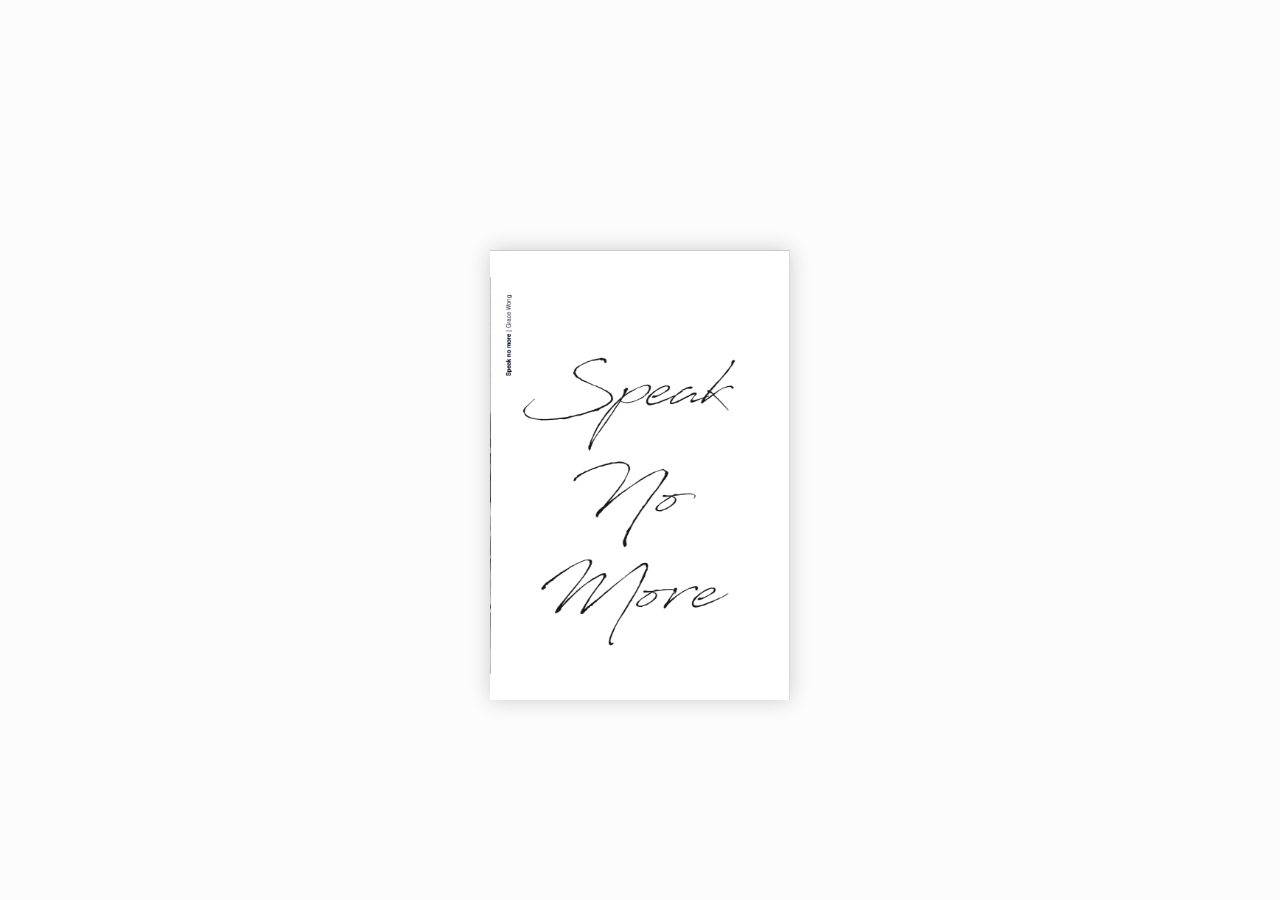
<file: speaknomore.html>
<!doctype html>
<!--[if lt IE 7 ]> <html lang="en" class="ie6"> <![endif]-->
<!--[if IE 7 ]>    <html lang="en" class="ie7"> <![endif]-->
<!--[if IE 8 ]>    <html lang="en" class="ie8"> <![endif]-->
<!--[if IE 9 ]>    <html lang="en" class="ie9"> <![endif]-->
<!--[if !IE]><!--> <html lang="en"> <!--<![endif]-->
<head>
<meta name="viewport" content="width = 1050, user-scalable = no" />
<script type="text/javascript" src="extras/jquery.min.1.7.js"></script>
<script type="text/javascript" src="extras/modernizr.2.5.3.min.js"></script>
</head>
<body>

<div class="flipbook-viewport">
	<div class="container">
		<div class="flipbook">
			<div class="page" style="background-image:url(pages/speaknomore1.jpg)"></div>
			<div class="double" style="background-image:url(pages/speaknomore2.jpg)"></div>
			<div class="double" style="background-image:url(pages/speaknomore3.jpg)"></div>
			<div class="double" style="background-image:url(pages/speaknomore4.jpg)"></div>
		</div>
	</div>
</div>


<script type="text/javascript">

function loadApp() {

	var flipbook = $('.flipbook');

 	// Check if the CSS was already loaded
	
	if (flipbook.width()==0 || flipbook.height()==0) {
		setTimeout(loadApp, 10);
		return;
	}

	$('.flipbook .double').scissor();

	// Create the flipbook

	$('.flipbook').turn({
			// Elevation

			elevation: 50,
			
			// Enable gradients

			gradients: true,
			
			// Auto center this flipbook

			autoCenter: true

	});
}

// Load the HTML4 version if there's not CSS transform

yepnope({
	test : Modernizr.csstransforms,
	yep: ['lib/turn.min.js'],
	nope: ['lib/turn.html4.min.js'],
	both: ['lib/scissor.min.js', 'css/double-page.css'],
	complete: loadApp
});

</script>

</body>
</html>
</file>
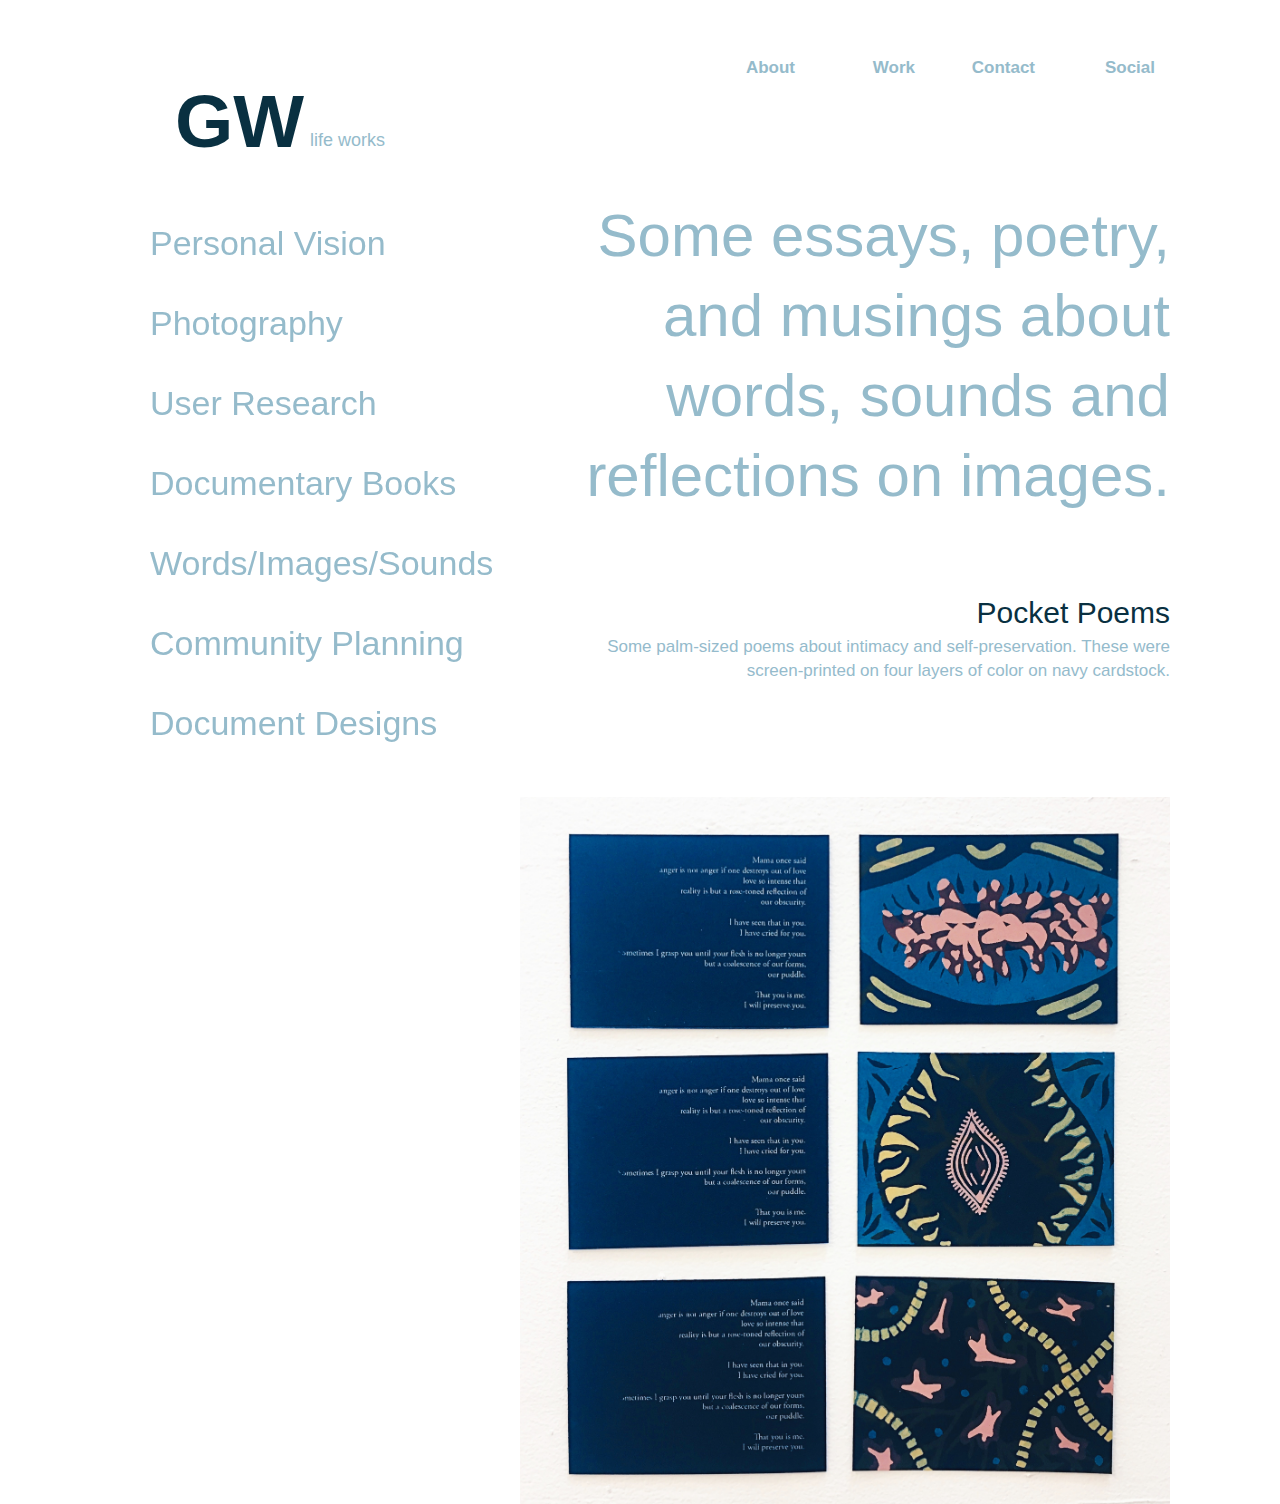
<file: words.html>
<html>
	<head>
	<title>Enter Space</title>
	
	<meta charset="utf-8">
	<meta name="viewport" content="width=device-width, initial-scale=1">
	<link rel="stylesheet" href="css/styles.css">
	
	<script type='text/javascript' src="https://code.jquery.com/jquery-3.2.1.js"></script>
	</head>
	
	<body>
	
	<div id="wrapper">
	
		<div class="topnav" id="mytopnav">
 			<a href="social.html"><b>Social</b></a>
  			<a href="mailto:gracew@andrew.cmu.edu"><b>Contact</b></a>
  			<a href="main.html"><b>Work</b></a>
  			<a href="about.html"><b>About</b></a>
		</div>
		
		<div class="logo" id="mylogo">
			<a href="index.html"><b>GW</b></a>
		</div>
		
		<div id="logosub"> 
			<p>life works</p>
		</div>
		
		<div id="sidenav">
			<ul id="sidenavlist">
			<li class="sidenavitem">
			<a href="main.html">Personal Vision</a> </li>
		
			<li class="sidenavitem">
			<a href="photography.html">Photography</a> </li>
		
			<li class="sidenavitem">
			<a href="research.html">User Research</a> </li>
		
			<li class="sidenavitem">
			<a href="books.html">Documentary Books</a> </li>
		
			<li class="sidenavitem">
			<a href="words.html">Words/Images/Sounds</a> </li>
			
			<li class="sidenavitem">
			<a href="community.html">Community Planning</a> </li>
			
			<li class="sidenavitem">
			<a href="designs.html">Document Designs</a> </li>
		</div>
		
		<div id="content">
			<div id="wordssub">
			Some essays, poetry, and musings about words, sounds and reflections on images.<br><br>
			</div>	
			
			<div id="title1">
				Pocket Poems
			</div> 
			
			<div id="subtitle1">
			Some palm-sized poems about intimacy and self-preservation. These were <br> screen-printed on four layers of color on navy cardstock.
			</div>
			
			<div class="view">
			<div id="click" class="clickimage">
			<img src="images/wordsimages/pocketpoems.jpg" alt=""/>
			</div>
			</div>
	</div>
	
	</body>
</html>
</file>
<file: css/styles.css>
#wrapper {
	margin-left: auto;
	margin-right: auto;
	position: relative;
	width: 1100px;
	height: 700px;
	background-size: 1250px;
	font-family: Helvetica, Arial; 
	padding-top: 20px;
	padding-right: 20px;
	padding-left: 20px;
	padding-bottom: 20px;	
}
	
body {
  	display: flex;
  	justify-content: center;
}


.typewriter h1 {
	color: #95BBCB;
	text-align: center;
	position: relative;
	font-size: 25.5px;
 	font-family: lato;
  	overflow: hidden; /* Ensures the content is not revealed until the animation */
  	border-right: .15em solid navy; /* The typwriter cursor */
  	white-space: nowrap; /* Keeps the content on a single line */
  	margin: 100 auto; /* Gives that scrolling effect as the typing happens */
  	letter-spacing: .1em; /* Adjust as needed */
  	animation: 
    typing 5.5s steps(30, end),
    blink-caret .5s step-end infinite;
}

/* The typing effect */
@keyframes typing {
  from { width: 0 }
  to { width: 100% }
}

/* The typewriter cursor effect */
@keyframes blink-caret {
  from, to { border-color: transparent }
  50% { border-color: orange }
}
	
#title {
	font-size: 70px;
	text-align: center;
	color: #093041;
}

#close {
	text-align: center;
}
	
#subheading {
	font-size: 23px;
	text-align: center;
	color: #95BBCB;
	margin-top: -60px;
}
	
#selfportrait {
	right: 110px;
	top: 375px;
	position: absolute;
	
}
	
	{
		padding:0;
		margin:0;
	}

	html, body {
		height:100%;
	}

	.skrollr-desktop body {
		height:100% !important;
	}

	body {
		font-family:serif;
	}

	p {
		margin:1em 0;
	}

	.parallax-image-wrapper {
		position:fixed;
		left:0;
		width:100%;
		overflow:hidden;
	}

	.parallax-image-wrapper-100 {
		height:100%;
		top:-100%;
	}

	.parallax-image {
		display:none;
		position:absolute;
		bottom:0;
		left:0;
		width:100%;
		background-repeat:no-repeat;
		background-position:center;
		background-size:cover;
	}

	.parallax-image-50 {
		height:200%;
		top:-50%;
	}

	.parallax-image-100 {
		height:100%;
		top:0;
	}

	.parallax-image.skrollable-between {
		display:block;
	}

	.no-skrollr .parallax-image-wrapper {
		display:none !important;
	}

	#skrollr-body {
		height:100%;
		overflow:visible;
		position:relative;
	}
	
	#alleghany1 {
		font-size: 36;
	}
	
	#alleghany2 {
		text-align: center;
	}
	
	#alleghany3 {
		text-align: center;
	}
	
	#done {
		text-align: center;
	}

	.gap {
		background:transparent center no-repeat;
		background-size:cover;
	}

	.skrollr .gap {
		background:transparent !important;
	}

	.gap-100 {
		height:100%;
	}

	.header, .content {
		background:#fff;
		opacity:.7;
		padding:1em;

		-webkit-box-sizing:border-box;
		-moz-box-sizing:border-box;
		box-sizing:border-box;
	}

	.content-full {
		height:100%;
	}

	#done {
		height:100%;
	}
	
.topnav {
    overflow: hidden;
    width:1075px;
	margin:0 auto;
	padding-top: -10px;
}

.topnav a {
    float: right;
    display: block;
    color: #95BBCB;
    text-align: right;
    padding-top: 30px;
    padding-right:30px;
    text-decoration: none;
    font: helvetica;
    font-size: 17px;
    width:120px; 
}

.topnav a:hover {
    color: #093041;
}

.topnav a.active {
    background-color: #4CAF50;
    color: white;
}

.topnav ul {
  list-style: none;
  margin: 0 auto;
  padding: 0;
  display: flex;
  justify-content: space-around;
}

.logo a {
    float: left;
    display: block;
    color: #093041;
    text-align: left;
    padding-left: 65px;
    text-decoration: none;
    font: helvetica;
    font-size: 75px;
    width:200px; 
}

.logo a:hover {
    color: #95BBCB;
}

.logo a.active {
    background-color: #4CAF50;
    color: white;
}

.logo ul {
  list-style: none;
  margin: 0 auto;
  padding: 0;
  display: flex;
  justify-content: space-around;
}

#logosub {
	font-size: 18px;
	text-align: left;
	padding-left:10px;
	color: #95BBCB;
	margin-top: 52px;
}

#topnav {
	width: 1200px;
	padding-bottom: 5px;
	position: absolute;
	left: 160px;
	top: 180px;
	text-align: left;

}

#sidenavlist {
	margin-left: 40px;
	padding: 0px;
	border-width: 0px;
	border-collapse: collapse;
	float: left;
	width: 400px;
	list-style-position: inside;
	list-style: none;
	font-size: 34px;
	font-family: helvetica; 
	line-height: 80px;
}	

.sidenavitem :link {
	color: #95BBCB;
	text-decoration: none;
}
.sidenavitem :visited {
	color: #95BBCB;
	text-decoration: none;
}
.sidenavitem :active {
	color: #95BBCB;
	text-decoration: none;
}
.sidenavitem :hover {
	color: #95BBCB;
	text-decoration: none;
}

.sidenavitem {
  display: inline-block;
  vertical-align: middle;
  -webkit-transform: perspective(1px) translateZ(0);
  transform: perspective(1px) translateZ(0);
  box-shadow: 0 0 1px transparent;
  position: relative;
  overflow: hidden;
}
.sidenavitem:before {
  content: "";
  position: absolute;
  z-index: -1;
  left: 0;
  right: 100%;
  bottom: 0;
  background: #093041;
  height: 4.5px;
  -webkit-transition-property: right;
  transition-property: right;
  -webkit-transition-duration: 0.3s;
  transition-duration: 0.3s;
  -webkit-transition-timing-function: ease-out;
  transition-timing-function: ease-out;
}
.sidenavitem:hover:before, .sidenavitem:focus:before, .sidenavitem:active:before {
  right: 0;
}

#vision {
	font-size: 60px;
	text-align: right;
	line-height: 80px;
	color: #95BBCB;
	margin-top: -610px;
}

.visionresize {
	width: 650px;
	float: right;
}

#photographysub {
	font-size: 60px;
	text-align: right;
	line-height: 80px;
	color: #95BBCB;
	margin-top: 45px;
}

#researchsub {
	font-size: 60px;
	text-align: right;
	line-height: 80px;
	color: #95BBCB;
	margin-top: 45px;
}

#bookssub {
	font-size: 60px;
	text-align: right;
	line-height: 80px;
	color: #95BBCB;
	margin-top: 45px;
}

#wordssub {
	font-size: 60px;
	text-align: right;
	line-height: 80px;
	color: #95BBCB;
	margin-top: 45px;
}

#designssub {
	font-size: 60px;
	text-align: right;
	line-height: 80px;
	color: #95BBCB;
	margin-top: 45px;
}

#communitysub {
	font-size: 60px;
	text-align: right;
	line-height: 80px;
	color: #95BBCB;
	margin-top: 45px;
}

#title1 {
	font-size: 30px;
	text-align: right;
	color: #093041;
}

#subtitle1 {
	font-size: 17px;
	text-align: right;
	padding-top: .30em;
	padding-bottom: 2em;
	color: #95BBCC;
	line-height: 1.4em;
}

.clickimage {
	width: 650px;
    height: 400px;
    float: right;
    display: inline-block;
  	vertical-align: middle;
  	-webkit-transform: perspective(1px) translateZ(0);
  	transform: perspective(1px) translateZ(0);
  	box-shadow: 0 0 1px transparent;
  	-webkit-transition-duration: 0.3s;
  	transition-duration: 0.3s;
  	-webkit-transition-property: box-shadow;
  	transition-property: box-shadow;
}

/* resize images */
.clickimage img {
    width: 100%;
    height: auto;
}

.clickimage:hover, .clickimage:focus, .clickimage:active {
  box-shadow: 0 0 15px rgba(0, 0, 0, .7);
}

#title2 {
	clear: right;
	padding-top: 3.1em;
	font-size: 30px;
	text-align: right;
	color: #093041;
}

#subtitle2 {
	font-size: 17px;
	text-align: right;
	padding-top: .30em;
	padding-bottom: 2em;
	color: #95BBCC;
}

} 

.clickimage {
	width: 650px;
    height: 400px;
    float: right;
    display: inline-block;
  	vertical-align: middle;
  	-webkit-transform: perspective(1px) translateZ(0);
  	transform: perspective(1px) translateZ(0);
  	box-shadow: 0 0 1px transparent;
  	-webkit-transition-duration: 0.3s;
  	transition-duration: 0.3s;
  	-webkit-transition-property: box-shadow;
  	transition-property: box-shadow;
}

/* resize images */
.clickimage img {
    width: 100%;
    height: auto;
}

.clickimage:hover, .clickimage:focus, .clickimage:active {
  box-shadow: 0 0 15px rgba(0, 0, 0, .7);
}

#citytraceresearch1 {
	font-size: 36;
}
	
#citytraceresearch2 {
	text-align: center;
}
	
#citytraceresearch3 {
	text-align: center;
}

.closex img {
transition: 1s ease;
}

.closex img:hover{
-webkit-transform: scale(0.85);
-ms-transform: scale(0.85);
transform: scale(0.85);
transition: .6s ease;
}

 .hovericon {
    -webkit-transition: box-shadow 0.2s;
    -moz-transition: box-shadow 0.2s;
    transition: box-shadow 0.2s;
}
.hovericon:after {
    top: 0;
    left: 0;
    padding: 0;
    box-shadow: 0 0 0 3px #fff;
    -webkit-transition: -webkit-transform 0.2s, opacity 0.2s;
    -moz-transition: -moz-transform 0.2s, opacity 0.2s;
    transition: transform 0.2s, opacity 0.2s;
}

.hovericon:hover:after {
    -webkit-transform: scale(0.85);
    -moz-transform: scale(0.85);
    -ms-transform: scale(0.85);
    transform: scale(0.85);
    opacity: 0.5;
}
.hovericon:hover {
    box-shadow: 0 0 0 10px rgba(255, 255, 255, 1);
    color: #000000;
}
.hovericon:hover i {
    color: #000000;
}

.visionresize a:hover {
    /* border glow effect on hover */
    box-shadow: 0px 0px 20px #000;
    filter:progid:DXImageTransform.Microsoft.Glow(Color=black,Strength=20);
}

.visionresize a:hover {
    /* glow effect on hover */
    text-shadow: -1px 1px 20px #ffc, 1px -1px 20px #fff;

    -webkit-transition: text-shadow 250ms linear 0s;
    -moz-transition: text-shadow 250ms linear 0s;
    -o-transition: text-shadow 250ms linear 0s;
    transition: text-shadow 250ms linear 0s;
}

#aboutimage {
	float: right;
	width: 500px;
	margin-top: 4em;
}

#about {
	float: right;
	font-size: 40px;
	text-align: right;
	line-height: 55px;
	color: #95BBCB;
	margin-top: 40px;
	width: 1050px;
}

.bg {
  text-align: center;
  width: 0%;
  transition: all 0.6s ease-out;
  background: #3ebac6 background: -moz-linear-gradient(left, #3ebac6 0%, #8b539e 50%, #e53782 100%);
  background: -webkit-gradient(linear, left top, right top, color-stop(0%, #3ebac6), color-stop(50%, #8b539e), color-stop(100%, #e53782));
  background: -webkit-linear-gradient(left, #3ebac6 0%, #8b539e 50%, #e53782 100%);
  background: -o-linear-gradient(left, #3ebac6 0%, #8b539e 50%, #e53782 100%);
  background: -ms-linear-gradient(left, #3ebac6 0%, #8b539e 50%, #e53782 100%);
  background: linear-gradient(to right, #3ebac6 0%, #8b539e 50%, #e53782 100%);
  filter: progid: DXImageTransform.Microsoft.gradient( startColorstr='#3ebac6', endColorstr='#e53782', GradientType=1);
}

.inner {
  display: inline-block;
  background-color: white;
  mix-blend-mode: screen;
  padding: 5px;
  width: 650px;
  text-align: right;
}

h1 {
  color: black;
  font-size: 50px;
  letter-spacing: 5px;
}

.outer:hover .bg {
  width: 100%;
}

section, section div {
  /* See it in slo-mo, you can change this */
  transition-duration: 2s;
}

* { 
	box-sizing: border-box; 
}

section1, .button { 
	transition-timing-function: ease; 
}

section1 {
  display: inline-block;
  margin-left: 500px;
  margin-top: 20px;
  position: relative;
  padding: .375rem .375rem 0;
  height: 2.5rem;
  background: #A9ADB6;
  border-radius: .25rem;
  perspective: 300;
  box-shadow: 0 -1px 2px #fff, inset 0 1px 2px rgba(0,0,0,.2), inset 0 .25rem 1rem rgba(0,0,0,.1);
}


.button { 
	opacity: 0; 
	
}

.cover {
  position: absolute;
  top: 0; right: 0; bottom: 0; left: 0;
  transform-origin: center bottom;
  transform-style: preserve-3d;
  font: 1.25em/2 "icon";
  color: white;
  text-align: center;
  pointer-events: none;
  z-index: 100;
}

.innie, .outie, .spine, .shadow { 
	position: absolute; width: 100%; 
}

.innie, .outie {
  height: 100%;
  background-image: -webkit-linear-gradient(top, transparent 0%, rgba(0,0,0,.1) 100%);
  border-radius: .25rem;
}

.innie:after, .outie:after { 
	content:""; 
	
}

.innie {
  background-color: #95BBCB;
  text-shadow: 0 -2px 4px rgba(0,0,0,.2);
}

.spine {
  top: .25rem;
  background: #20C7F3;
  height: .25rem;
  transform: rotateX(90deg);
  transform-origin: center top;
}

.shadow {
  top: 100%;
  left: 0;
  height: 3.5rem;
  transform-origin: center top;
  transform: rotateX(90deg);
  opacity: 0;
  z-index: 0;
  background-image: -webkit-linear-gradient(top, rgba(0,0,0,.6) 0%, transparent 100%);
  background-image: linear-gradient(to bottom, rgba(0,0,0,.6) 0%, transparent 100%);
  border-radius: .4rem;

}

.outie {
  background-color: #093041;
  transform: translateZ(.25rem);
  text-shadow: 0 2px 4px rgba(0,0,0,.2);
}

section1:hover { 
	background: #EBEFF2; 
}

section1:hover .button { 
	opacity: 1; 
}

section1:hover .cover, section1:hover .innie, section1:hover .spine, section1:hover .outie, section1:hover .spine { transition-timing-function: cubic-bezier(.2,.7,.1,1.1); }

section1:hover .cover { 
	transform: rotateX(-120deg);  
}

section1:hover .innie { 
	background-color: #95BBCB; 
}

section1:hover .spine { 
	background-color: #52B1E0; 
}

section1:hover .outie { 
	background-color: #2174A0; color: rgba(255,255,255,0); 
}

section1:hover .shadow { 
  opacity: 1;
  transform: rotateX(45deg) scale(.95);
}


small {
  font: .8rem/1 sans-serif;
  padding-top: 4rem;
  color: #777;
}

small a { 
	color: #222; text-decoration: none; border-bottom: thin solid #ccc; 
}

small a:hover { 
	border-bottom-color: #222;
}

section2, .button { 
	transition-timing-function: ease; 
}

section2 {
  display: inline-block;
  margin-left: 500px;
  margin-top: 38px;
  position: relative;
  padding: .375rem .375rem 0;
  height: 2.5rem;
  background: #A9ADB6;
  border-radius: .25rem;
  perspective: 300;
  box-shadow: 0 -1px 2px #fff, inset 0 1px 2px rgba(0,0,0,.2), inset 0 .25rem 1rem rgba(0,0,0,.1);
}

section2:hover { 
	background: #EBEFF2; 
}

section2:hover .button { 
	opacity: 1; 
}

section2:hover .cover, section2:hover .innie, section2:hover .spine, section2:hover .outie, section2:hover .spine { transition-timing-function: cubic-bezier(.2,.7,.1,1.1); }

section2:hover .cover { 
	transform: rotateX(-120deg);  
}

section2:hover .innie { 
	background-color: #95BBCB; 
}

section2:hover .spine { 
	background-color: #52B1E0; 
}

section2:hover .outie { 
	background-color: #2174A0; color: rgba(255,255,255,0); 
}

section2:hover .shadow { 
  opacity: 1;
  transform: rotateX(45deg) scale(.95);
}

section3, .button { 
	transition-timing-function: ease; 
}

section3 {
  display: inline-block;
  margin-left: 500px;
  margin-top: 38px;
  position: relative;
  padding: .375rem .375rem 0;
  height: 2.5rem;
  background: #A9ADB6;
  border-radius: .25rem;
  perspective: 300;
  box-shadow: 0 -1px 2px #fff, inset 0 1px 2px rgba(0,0,0,.2), inset 0 .25rem 1rem rgba(0,0,0,.1);
}

section3:hover { 
	background: #EBEFF2; 
}

section3:hover .button { 
	opacity: 1; 
}

section3:hover .cover, section3:hover .innie, section3:hover .spine, section3:hover .outie, section3:hover .spine { transition-timing-function: cubic-bezier(.2,.7,.1,1.1); }

section3:hover .cover { 
	transform: rotateX(-120deg);  
}

section3:hover .innie { 
	background-color: #95BBCB; 
}

section3:hover .spine { 
	background-color: #52B1E0; 
}

section3:hover .outie { 
	background-color: #2174A0; color: rgba(255,255,255,0); 
}

section3:hover .shadow { 
  opacity: 1;
  transform: rotateX(45deg) scale(.95);
}

@font-face { 
	font-family:icon; 
	src: url('/images/social-media-icons/instagram.png'); 
}

#socialshout {
	padding-left: 530px;
	padding-top: 100px;
	font-size: 20px;
}
</file>
